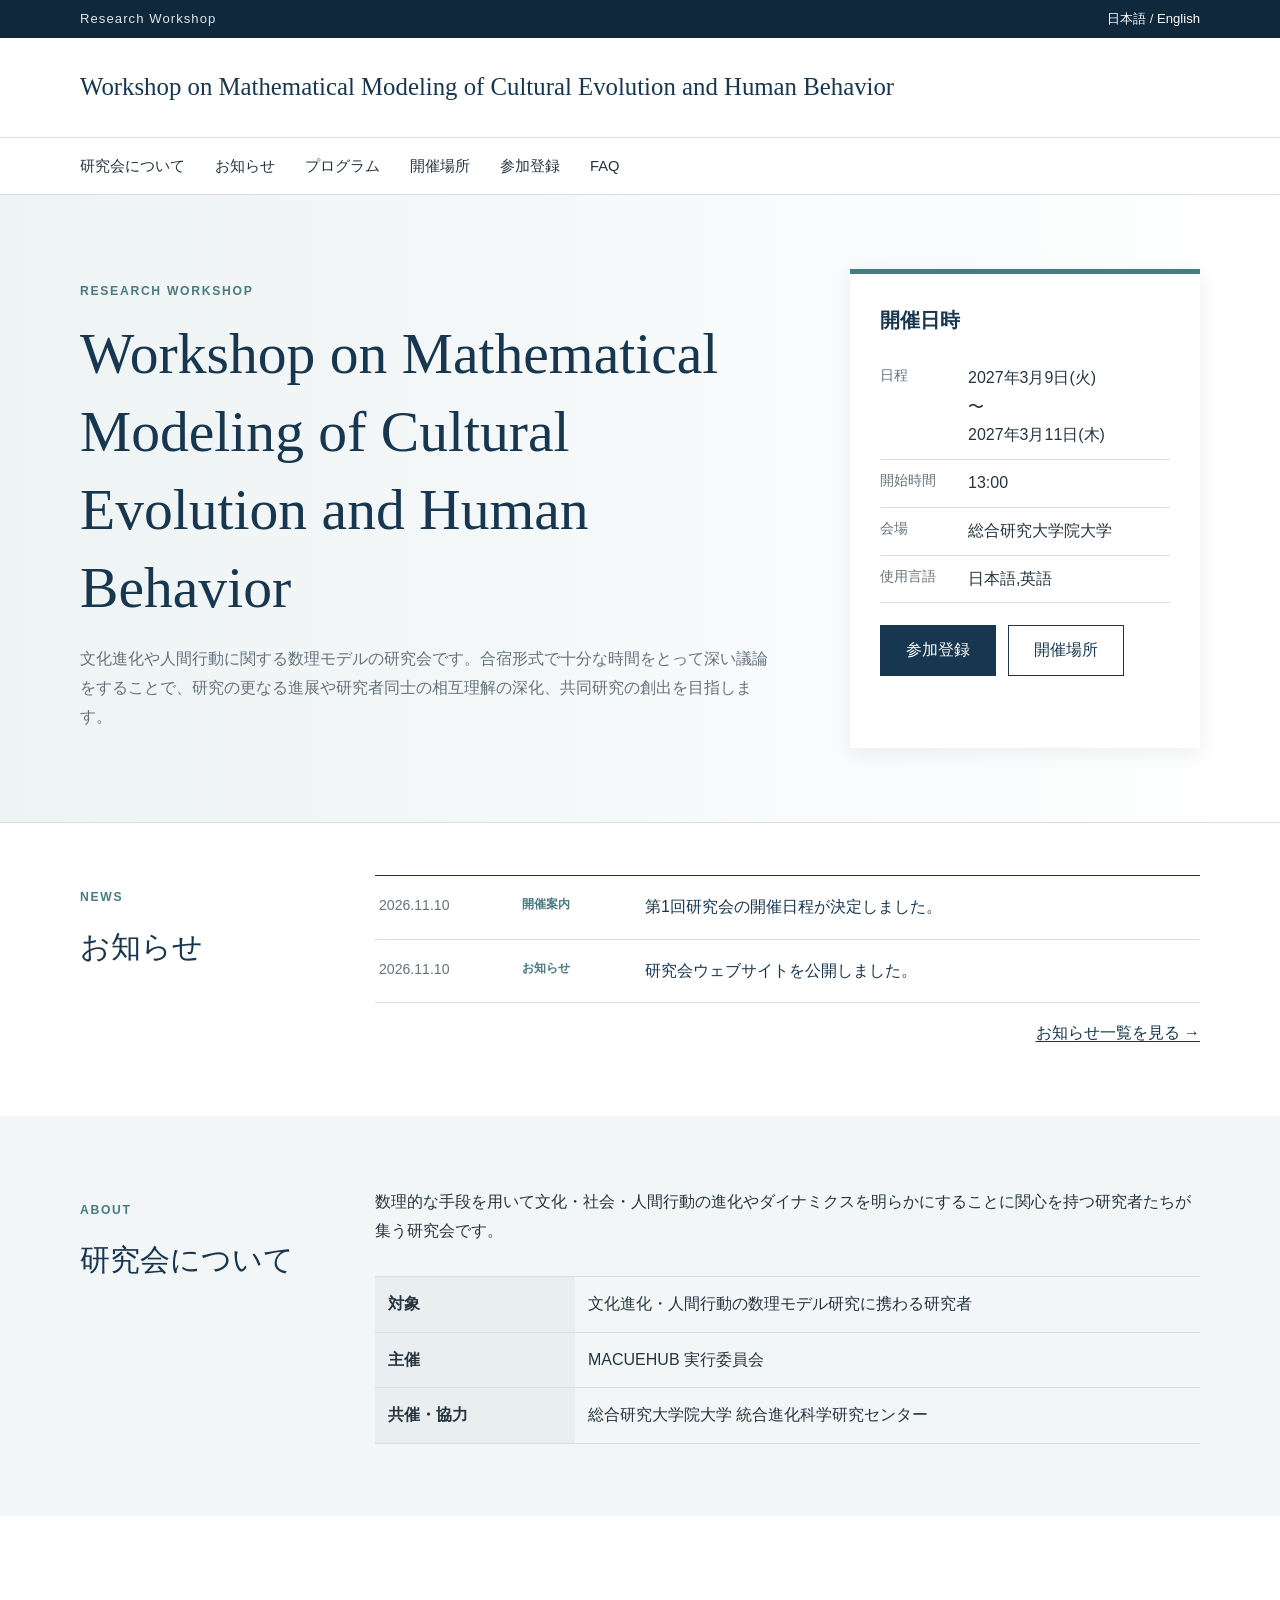
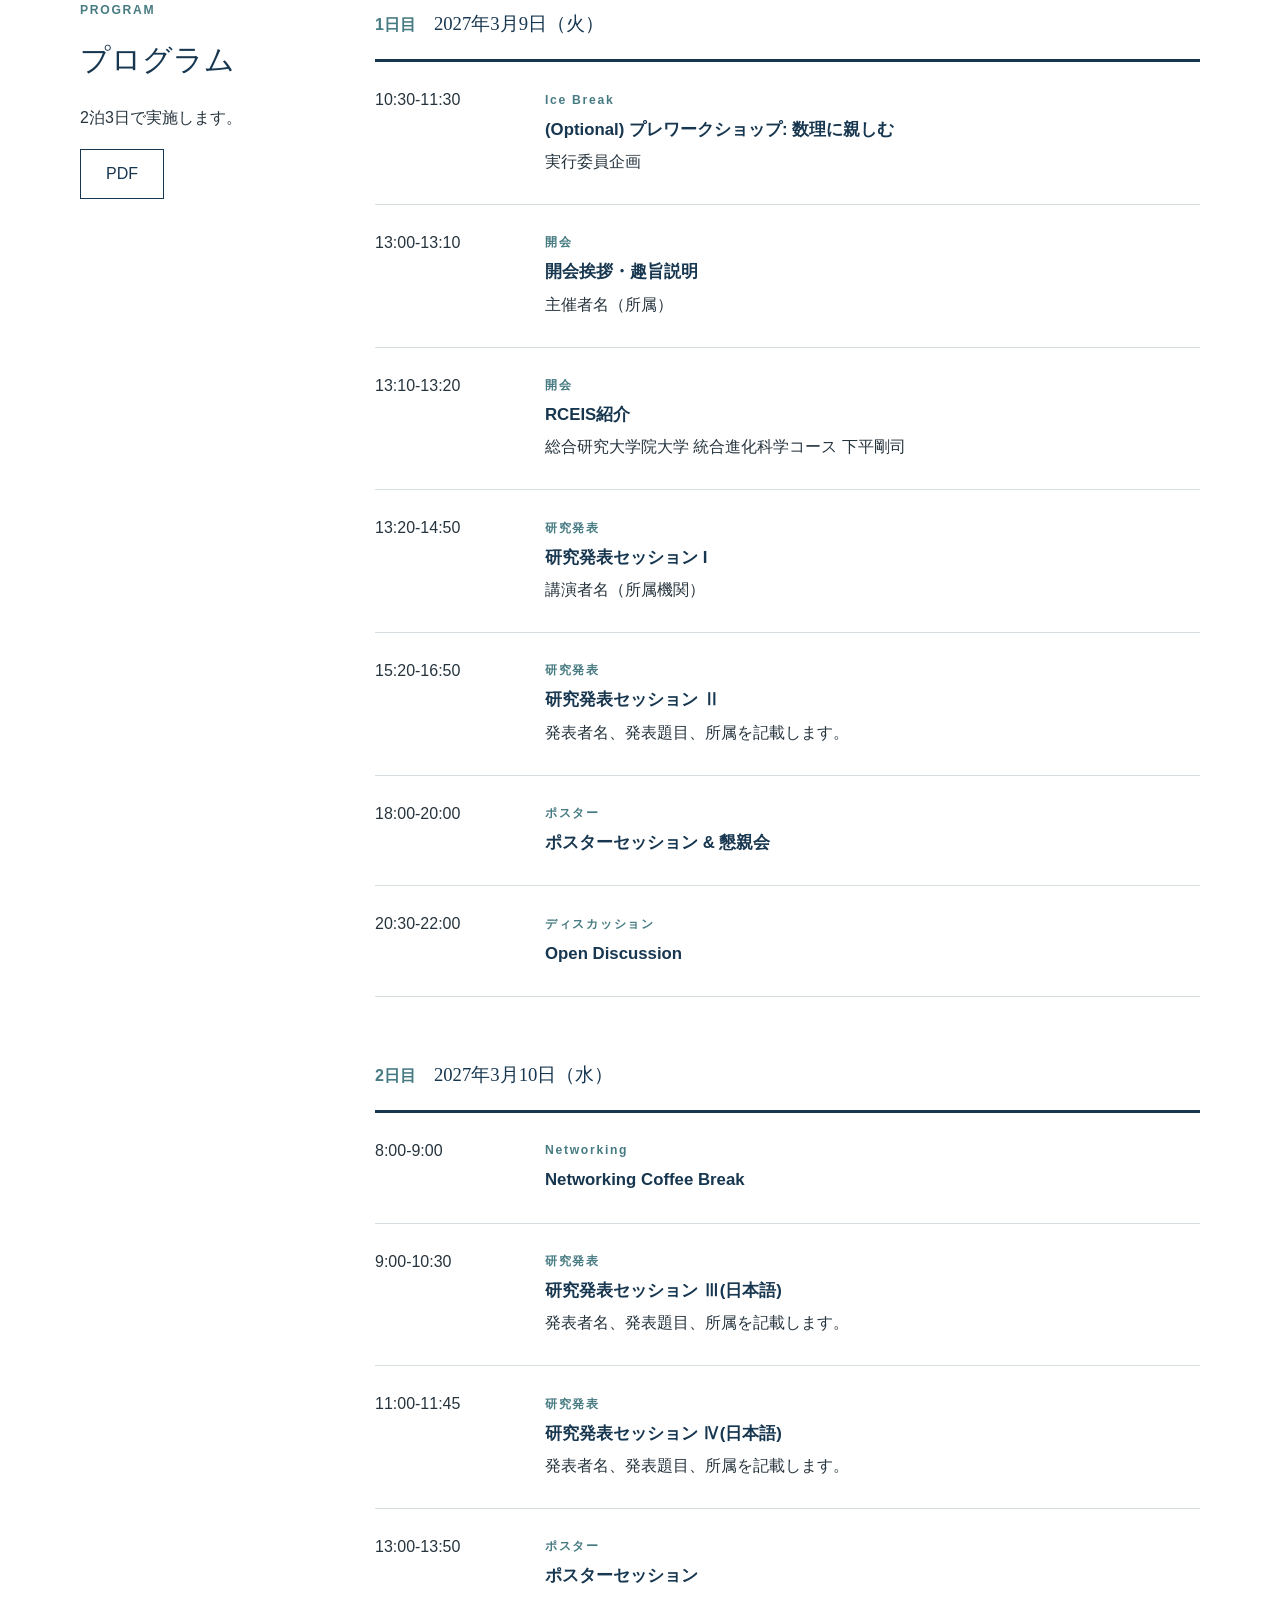
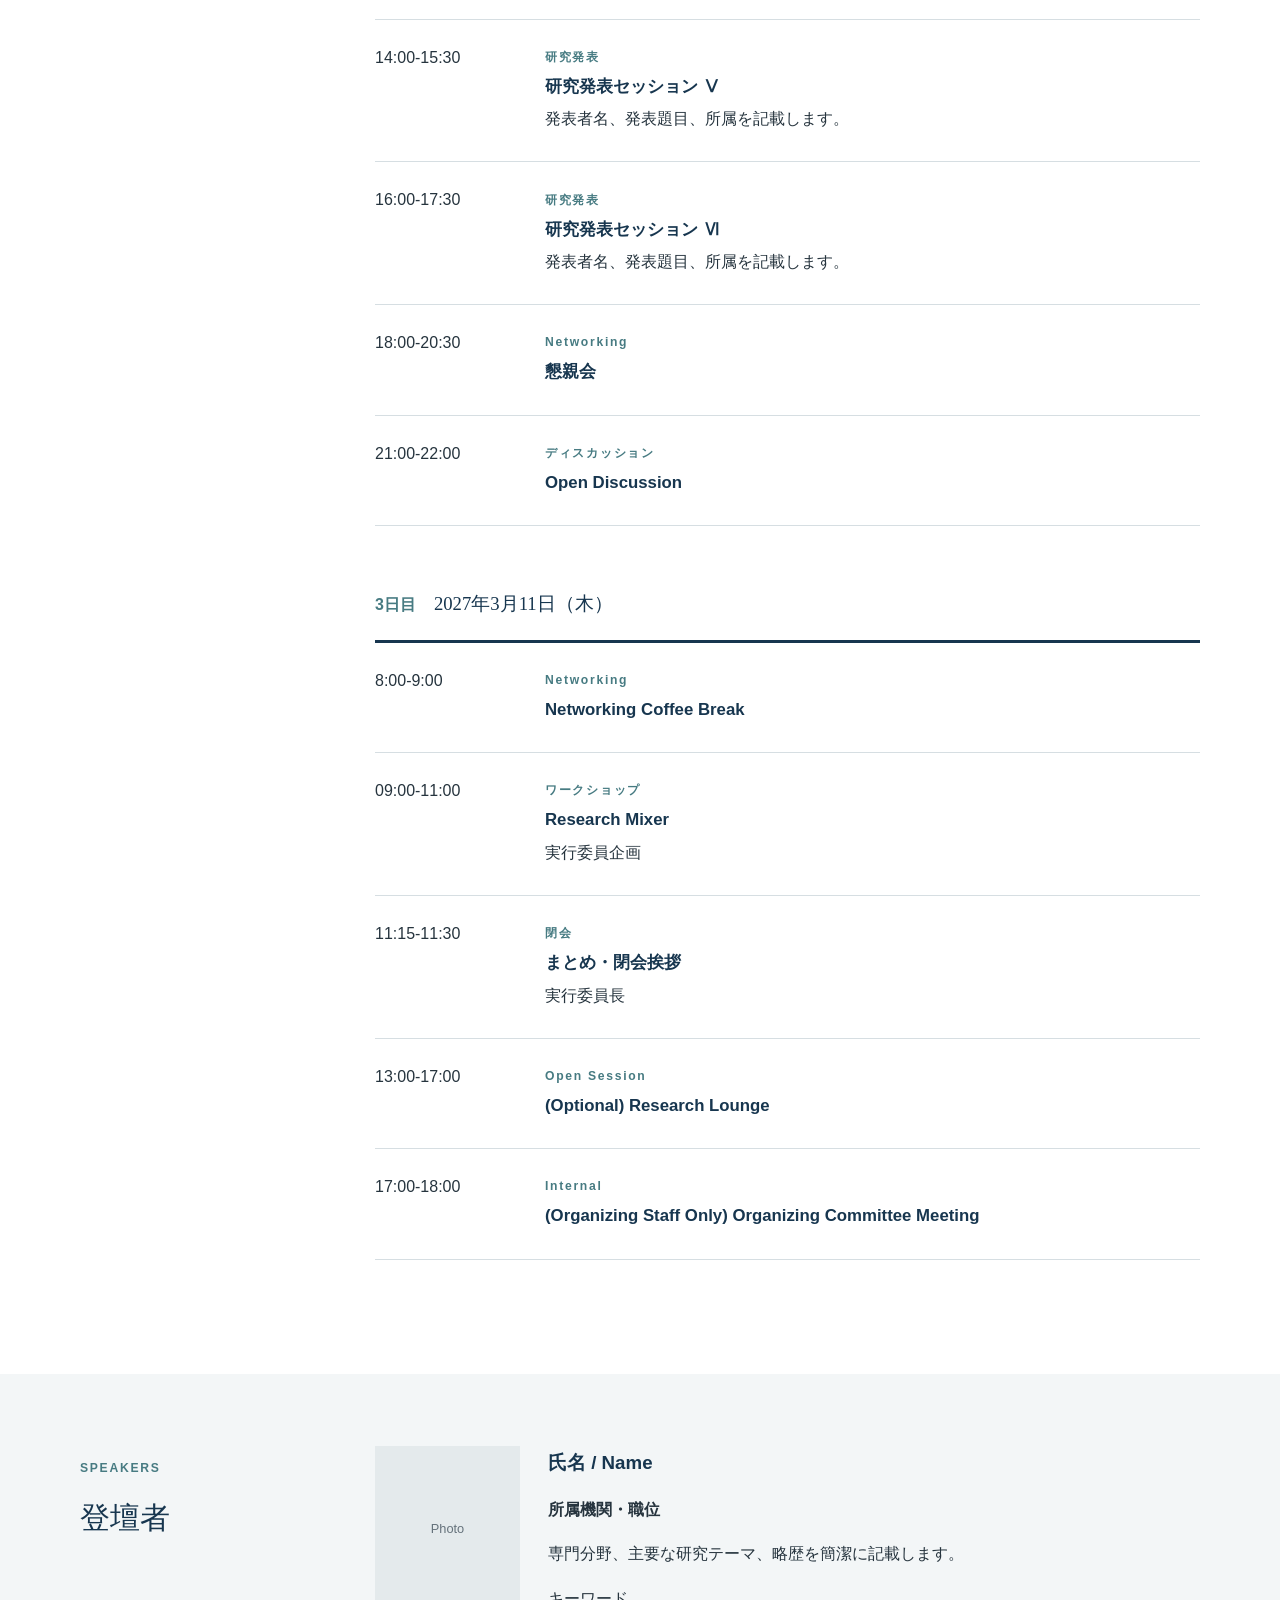
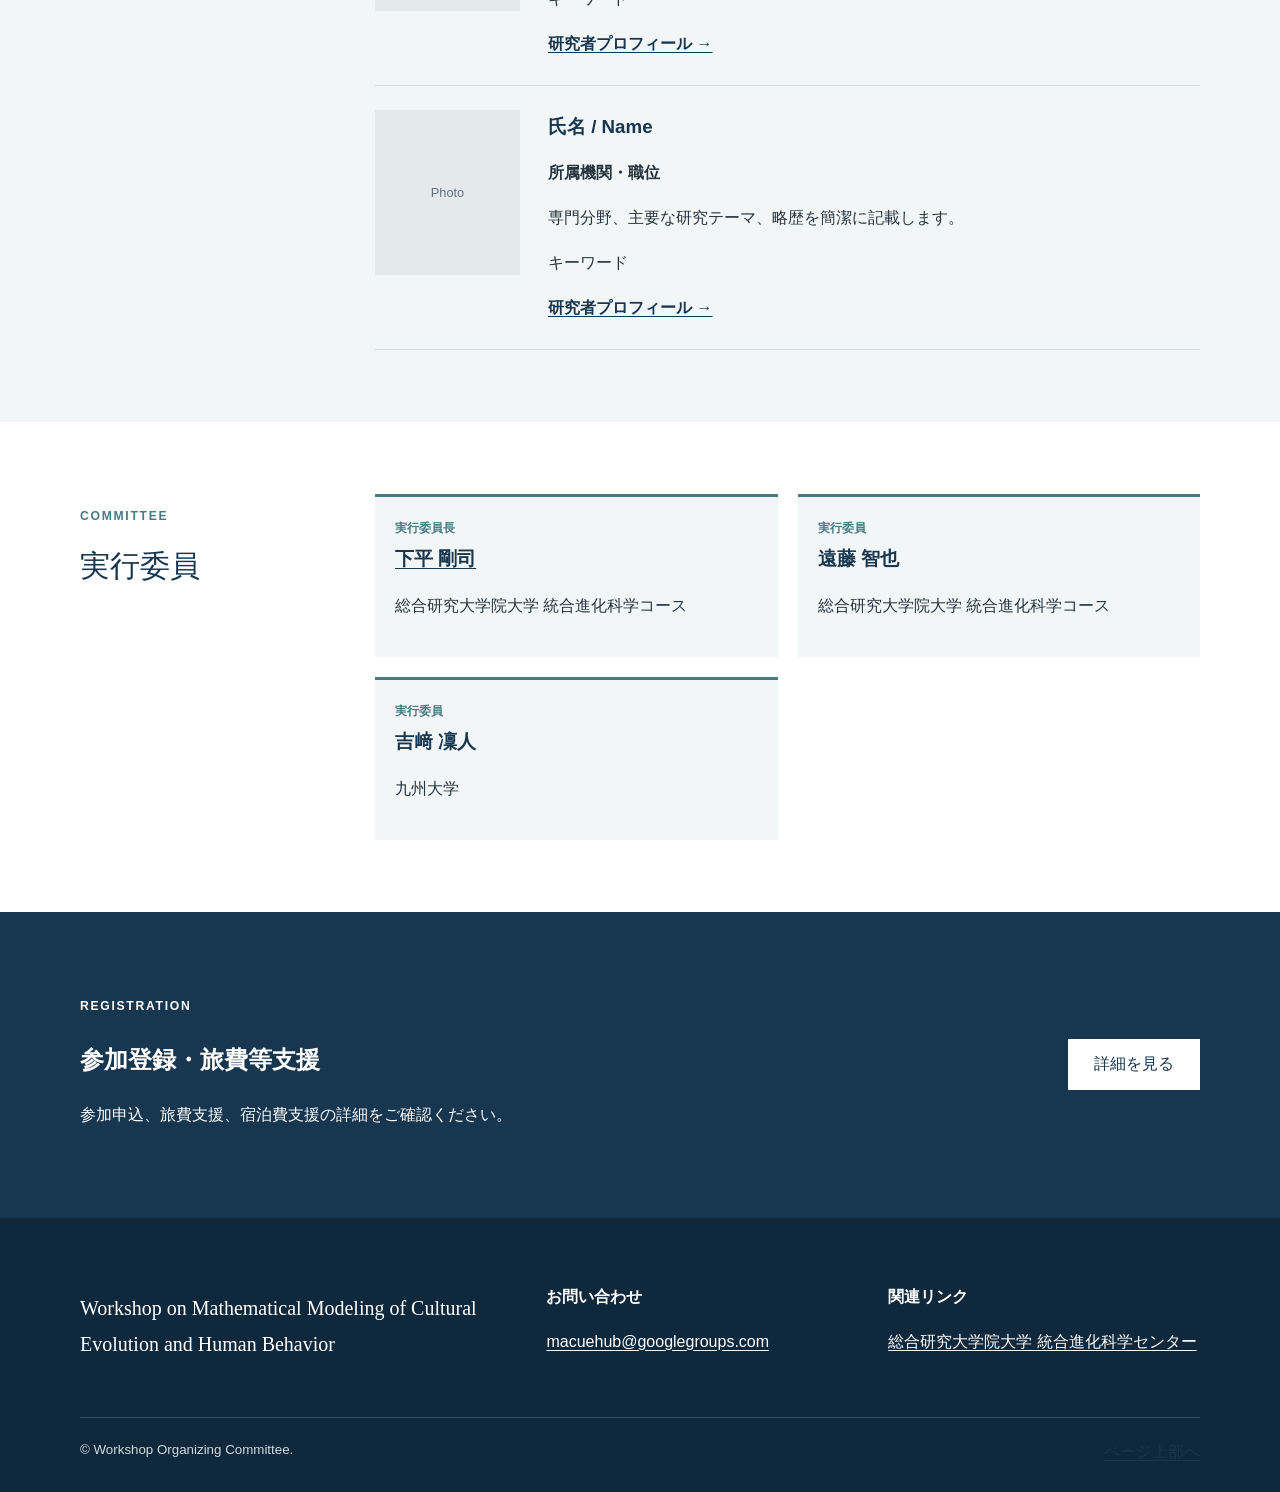
<file: index.html>
<!doctype html>
<html lang="ja" data-root=".">
    <head>
        <meta charset="utf-8">
        <meta name="viewport" content="width=device-width,initial-scale=1">
        <title>Workshop on MatheMatical Modeling of Cultural Evolution and Human Behavior</title>
        <link rel="stylesheet" href="styles.css">
    </head>
    <body id="top">
        <header class="site-header">
            <div class="utility-bar">
                <div class="container utility-inner"><p data-site-short></p><nav><a href="index.html">日本語</a> / <a href="en/index.html" lang="en">English</a></nav>
                </div>
            </div>
            <div class="container branding">
                <a class="site-title" href="index.html">
                    <span class="site-title-ja" data-site-title></span>
                    <!--
                    <span class="site-title-en" data-site-title-en></span>
                    -->
                </a>
            </div>
            <nav class="main-nav">
                <div class="container nav-inner">
                    <a href="index.html#about">研究会について</a>
                    <a href="news.html">お知らせ</a>
                    <a href="index.html#program">プログラム</a>
                    <a href="location.html">開催場所</a>
                    <a href="registration.html">参加登録</a>
                    <a href="question.html">FAQ</a>
                    <!--
                    <a href="archive.html">開催記録</a>
                    -->
                    <!--
                    <a href="index.html#committee">実行委員</a>
                    -->
                </div>
            </nav>
        </header>
        <main>
            <section class="hero">
                <div class="container hero-inner">
                    <div><p class="label" data-event-label></p>
                        <h1 data-event-title></h1>
                        <p class="hero-lead" data-event-lead></p>
                    </div>
                        <aside class="event-summary">
                        <h2>開催日時</h2>
                        <dl>
                            <div>
                                <dt>日程</dt><dd data-event-date></dd>
                            </div>
                            <div>
                                <dt>開始時間</dt><dd data-event-time></dd>
                            </div>
                            <div>
                                <dt>会場</dt><dd data-event-venue></dd>
                            </div>
                            <div>
                                <dt>使用言語</dt><dd data-event-language></dd>
                            </div>
                        </dl>
                        <div class="button-row">
                            <a class="button" href="registration.html">参加登録</a><a class="button button-secondary" href="location.html">開催場所</a>
                        </div>
                        </aside>
                </div>
            </section>
            <section class="section section-compact">
                <div class="container section-grid">
                    <header class="section-heading">
                        <p class="section-label">NEWS</p>
                        <h2>お知らせ</h2>
                    </header>
                    <div>
                        <div class="news-list" data-news-list data-limit="3" data-loading>読み込み中...</div>
                        <p class="section-more"><a href="news.html">お知らせ一覧を見る →</a></p>
                    </div>
                </div>
            </section>
            <section id="about" class="section section-alt">
                <div class="container section-grid">
                    <header class="section-heading">
                        <p class="section-label">ABOUT</p>
                        <h2>研究会について</h2>
                    </header>
                    <div class="prose"><p data-site-description></p>
                        <div class="info-table">
                            <div class="info-row">
                                <div class="info-key">対象</div>
                                <div data-audience></div>
                            </div>
                            <div class="info-row">
                                <div class="info-key">主催</div>
                                <div data-organizer></div>
                            </div>
                            <div class="info-row">
                                <div class="info-key">共催・協力</div>
                                <div data-coorganizer></div>
                            </div>
                        </div>
                    </div>
                </div>
            </section>
            <section id="program" class="section">
                <div class="container section-grid">
                    <header class="section-heading">
                        <p class="section-label">PROGRAM</p>
                        <h2>プログラム</h2><p>2泊3日で実施します。</p>
                        <div data-program-pdf></div>
                    </header>
                    <div data-program-list data-loading>読み込み中...</div>
                </div>
            </section>
            <section id="speakers" class="section section-alt">
                <div class="container section-grid">
                    <header class="section-heading">
                        <p class="section-label">SPEAKERS</p>
                        <h2>登壇者</h2></header>
                        <div class="speaker-list" data-speakers-list></div>
                    </div>
            </section>
            <section id="committee" class="section">
                <div class="container section-grid">
                    <header class="section-heading">
                        <p class="section-label">COMMITTEE</p>
                        <h2>実行委員</h2></header>
                        <div class="committee-grid" data-committee-list></div>
                    </div>
            </section>
            <section class="section registration">
                <div class="container registration-inner">
                    <div>
                        <p class="section-label">REGISTRATION</p>
                        <h2>参加登録・旅費等支援</h2>
                        <p>参加申込、旅費支援、宿泊費支援の詳細をご確認ください。</p>
                    </div>
                    <a class="button" href="registration.html">詳細を見る</a>
                </div>
            </section>
        </main>
        <footer class="site-footer">
            <div class="container footer-grid">
                <div>
                    <p class="footer-title" data-site-title></p>
                    <!--
                    <p data-site-title-en></p>
                    -->
                </div>
                <div>
                    <h2>お問い合わせ</h2>
                    <p><a data-email></a></p>
                </div>
                <div>
                    <h2>関連リンク</h2>
                    <!--
                    <p><a data-github target="_blank" rel="noopener">GitHub</a></p>
                    -->
                    <p><a href="https://rcies.soken.ac.jp/" target="_blank" rel="noopener">総合研究大学院大学 統合進化科学センター</a></p>
                </div>
                
            </div>
            <div class="container footer-bottom">
                <small>© <span data-copyright-year></span> Workshop Organizing Committee.</small>
                <a href="#top">ページ上部へ</a>
            </div>
        </footer>
        <script src="app.js"></script>
    </body>
</html>
</file>
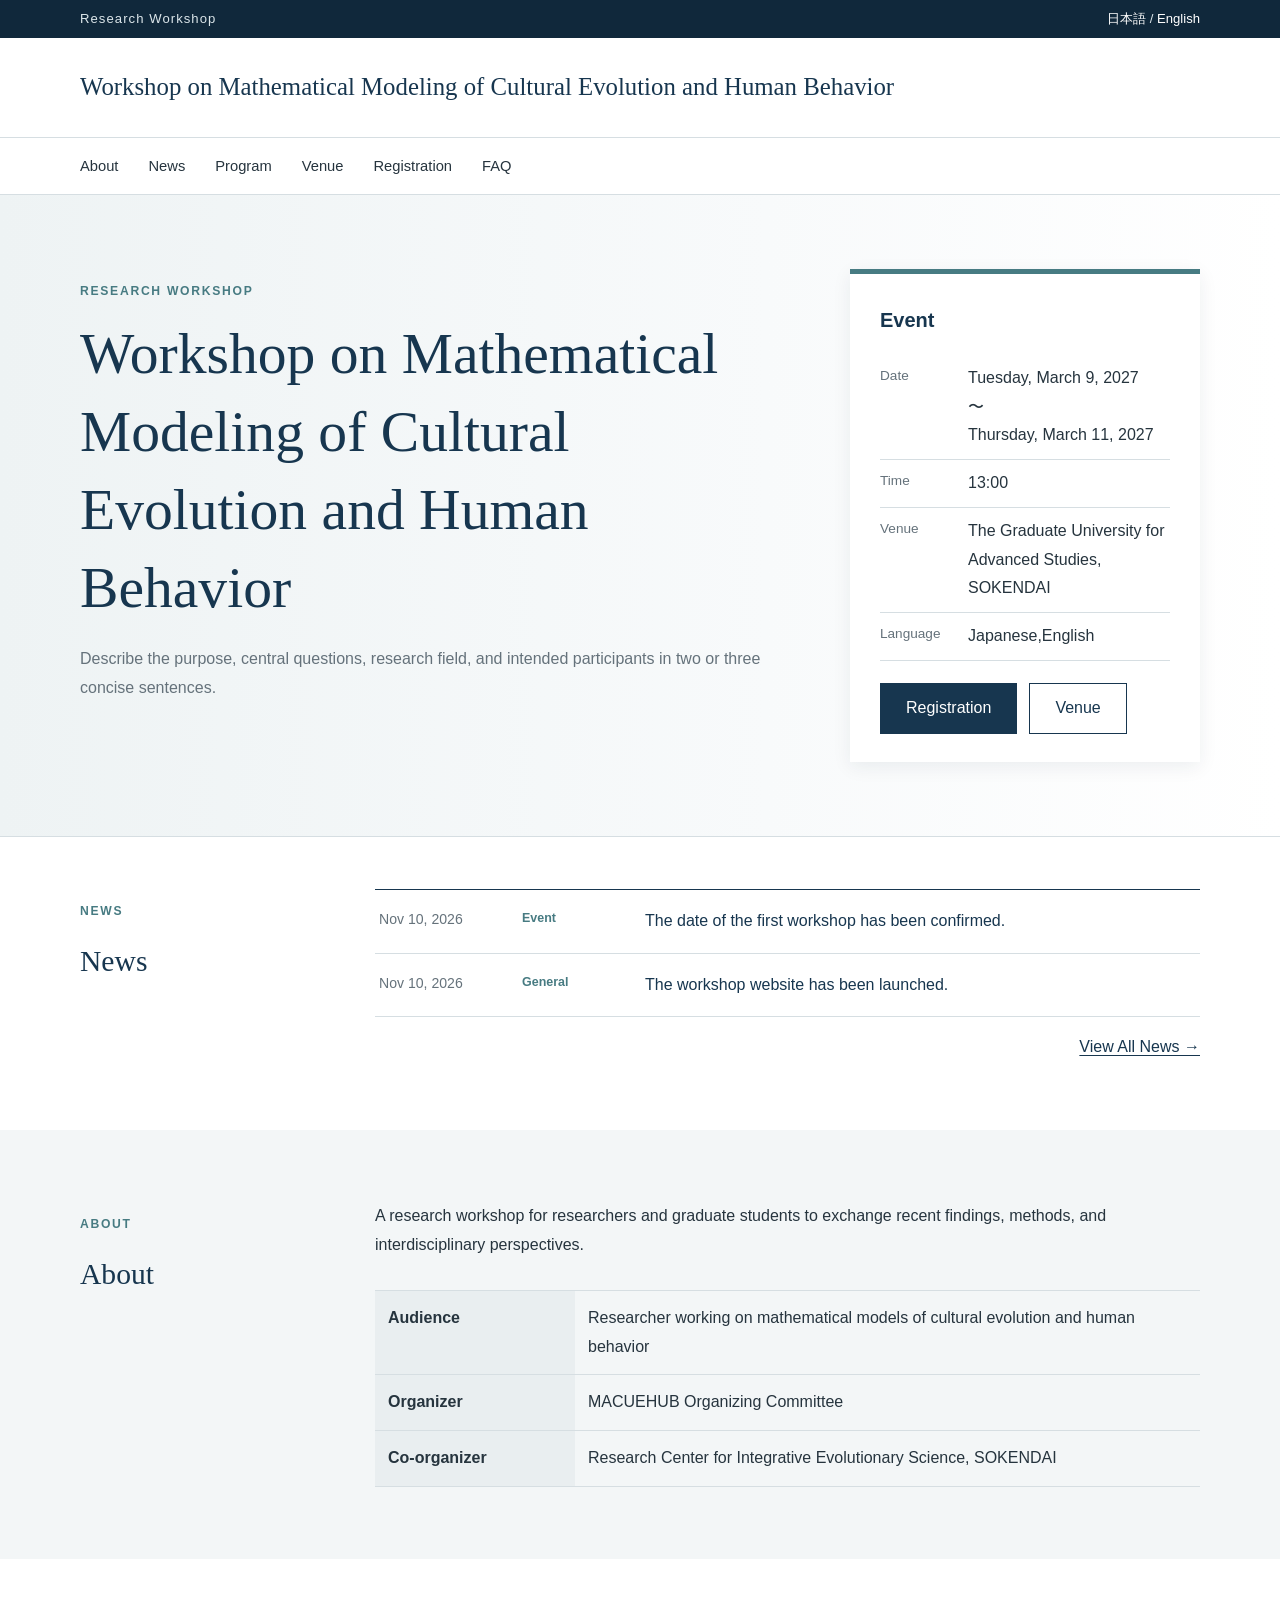
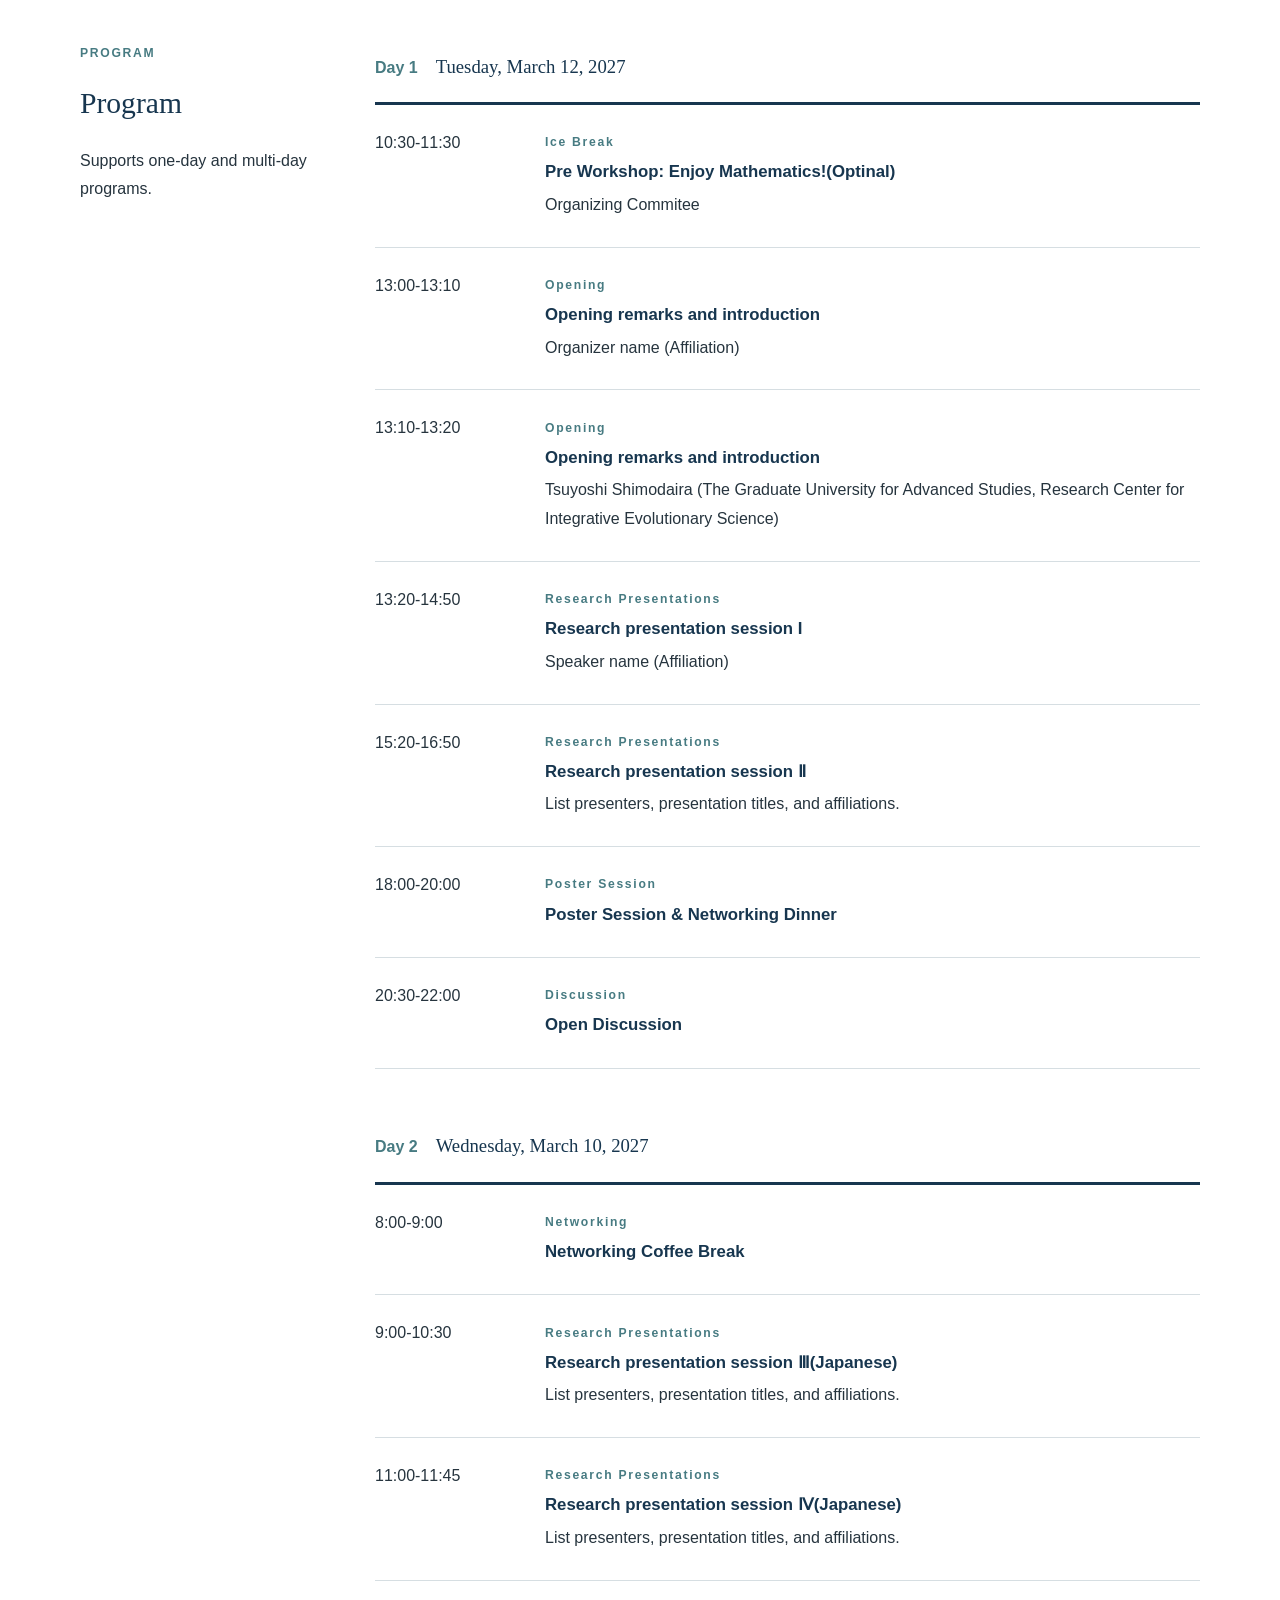
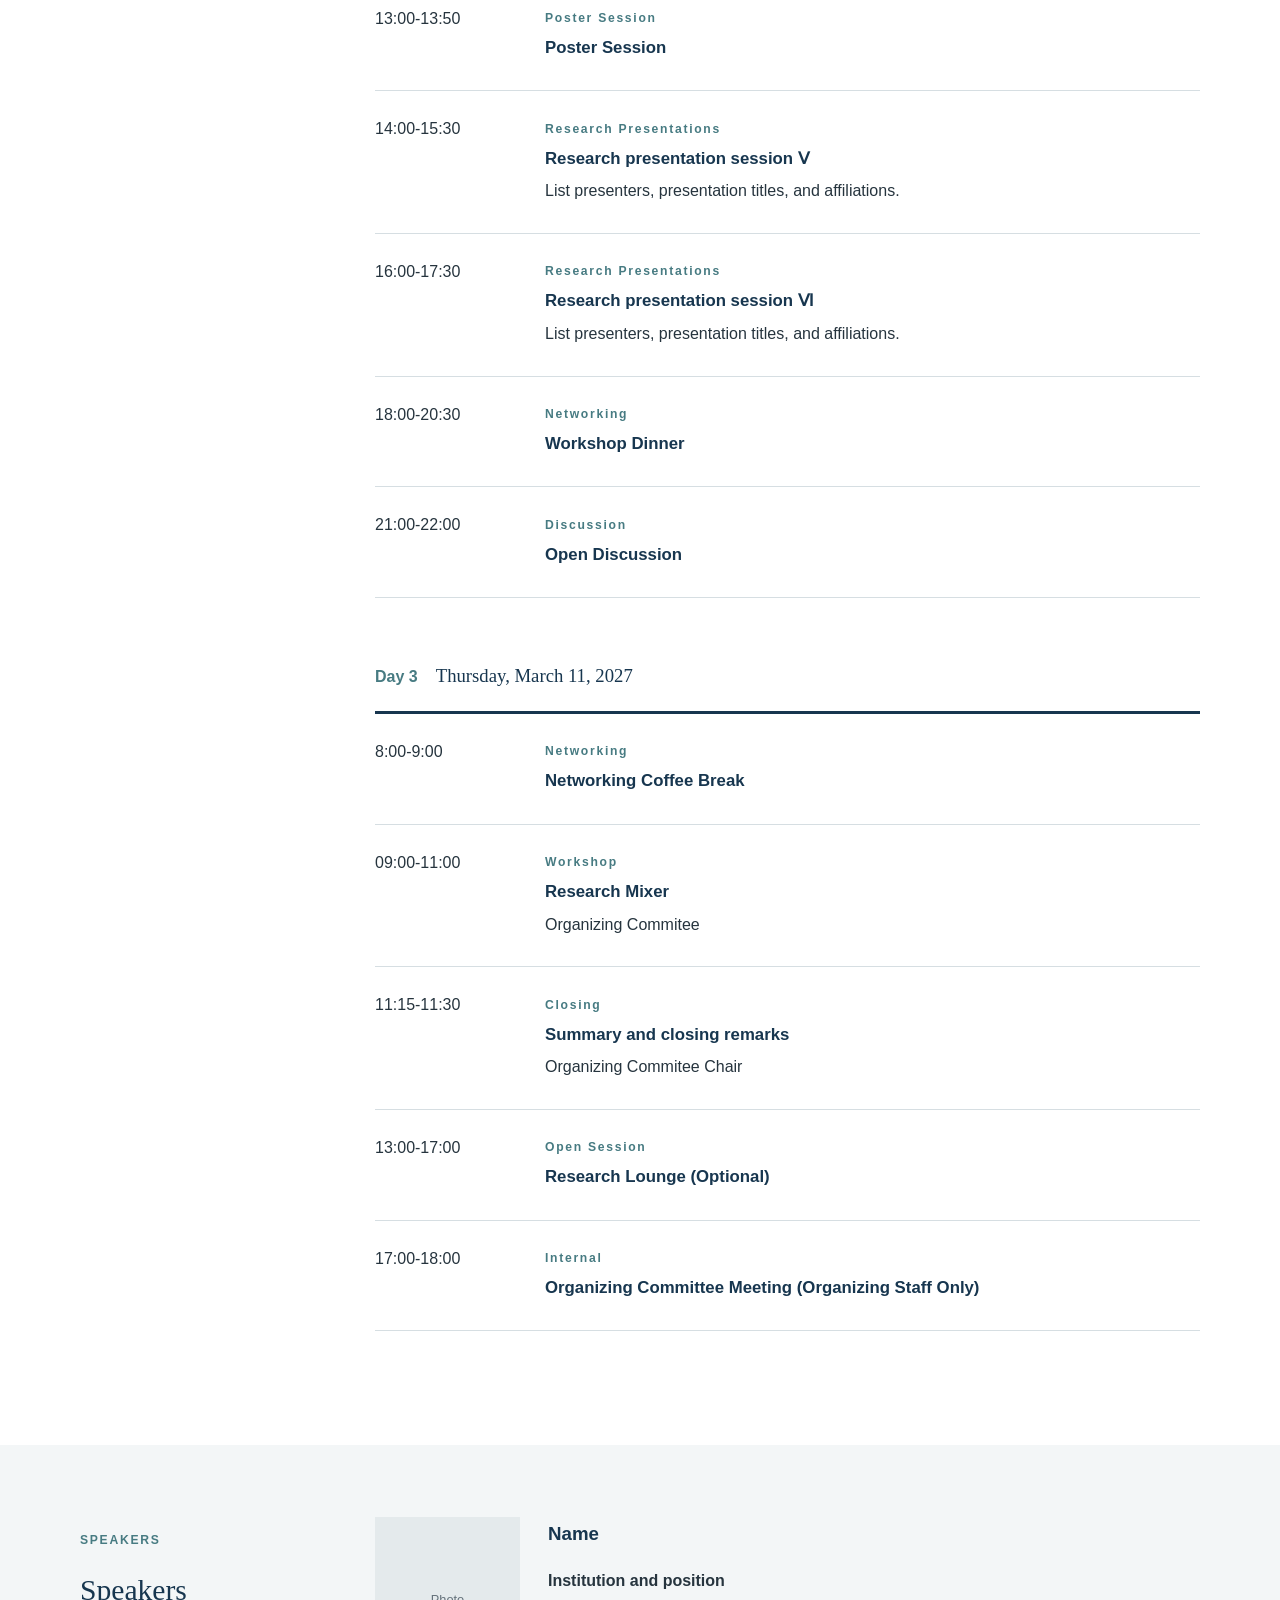
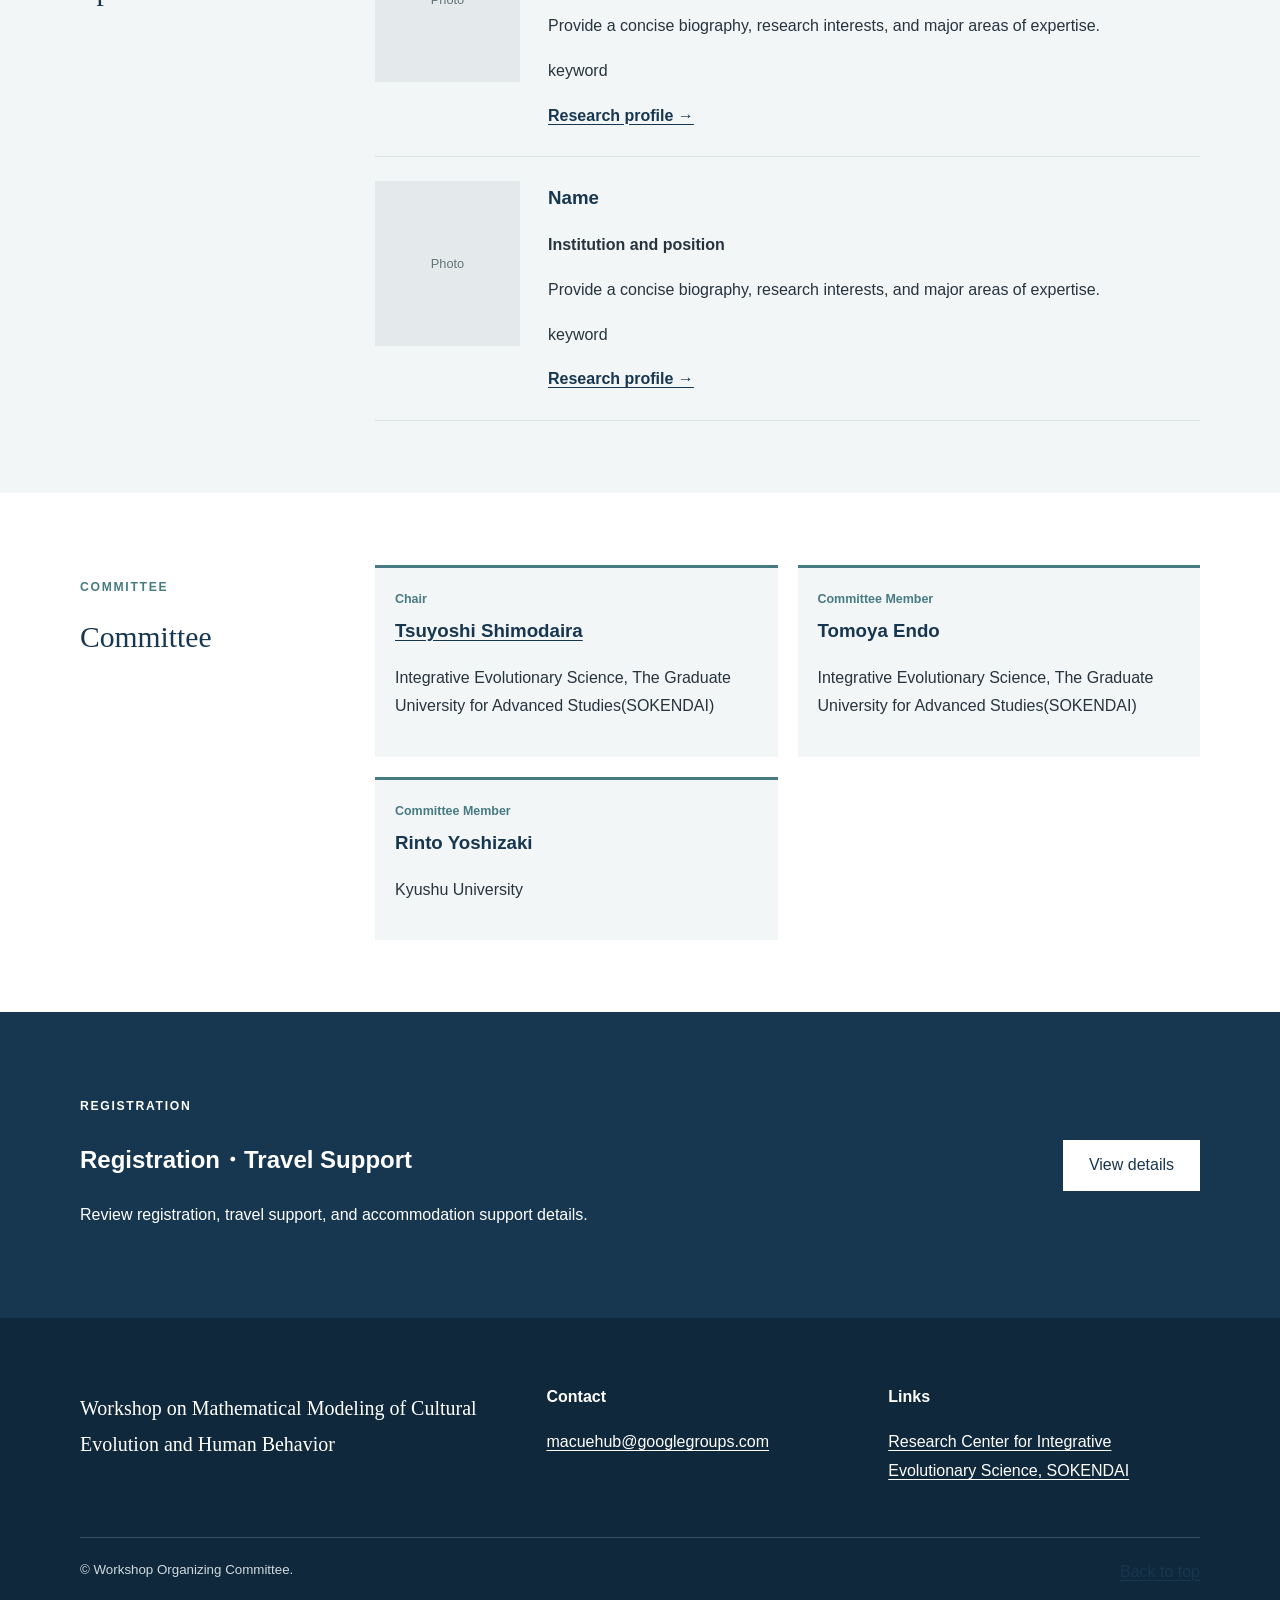
<file: en/index.html>
<!doctype html>
<html lang="en" data-root="..">
    <head>
        <meta charset="utf-8">
        <meta name="viewport" content="width=device-width,initial-scale=1">
        <title>Research Workshop</title>
        <link rel="stylesheet" href="../styles.css">
    </head>
    <body id="top">
        <header class="site-header">
            <div class="utility-bar">
                <div class="container utility-inner">
                    <p data-site-short></p>
                    <nav>
                        <a href="../index.html">日本語</a> / <a href="index.html">English</a>
                    </nav>
                </div>
            </div>
            <div class="container branding">
                <a class="site-title" href="index.html">
                    <span class="site-title-ja" data-site-title></span>
                    <!--
                    <span class="site-title-en" data-site-title-en></span>
                    -->
                </a>
            </div>
            <nav class="main-nav">
                <div class="container nav-inner">
                    <a href="index.html#about">About</a>
                    <a href="news.html">News</a>
                    <a href="index.html#program">Program</a>
                    <a href="location.html">Venue</a>
                    <a href="registration.html">Registration</a>
                    <a href="question.html">FAQ</a>
                    <!--
                    <a href="archive.html">Archive</a>
                    -->
                    <!--
                    <a href="index.html#committee">Committee</a>
                    -->
                </div>
            </nav>
        </header>
        <main>
            <section class="hero">
                <div class="container hero-inner">
                    <div>
                        <p class="label" data-event-label></p>
                        <h1 data-event-title></h1>
                        <p class="hero-lead" data-event-lead></p>
                    </div>
                    <aside class="event-summary">
                        <h2>Event</h2>
                        <dl>
                            <div>
                                <dt>Date</dt>
                                <dd data-event-date></dd>
                            </div>
                            <div>
                                <dt>Time</dt>
                                <dd data-event-time></dd>
                            </div>
                            <div>
                                <dt>Venue</dt>
                                <dd data-event-venue></dd>
                            </div>
                            <div>
                                <dt>Language</dt>
                                <dd data-event-language></dd>
                            </div>
                        </dl>
                        <div class="button-row">
                            <a class="button" href="registration.html">Registration</a>
                            <a class="button button-secondary" href="location.html">Venue</a>
                        </div>
                    </aside>
                </div>
            </section>
            <section class="section section-compact">
                <div class="container section-grid">
                    <header class="section-heading">
                        <p class="section-label">NEWS</p>
                        <h2>News</h2>
                    </header>
                    <div>
                        <div class="news-list" data-news-list data-limit="3" data-loading>Loading...</div>
                        <p class="section-more">
                            <a href="news.html">View All News →</a>
                        </p>
                    </div>
                </div>
            </section>
            <section id="about" class="section section-alt">
                <div class="container section-grid">
                    <header class="section-heading">
                        <p class="section-label">ABOUT</p>
                        <h2>About</h2>
                    </header>
                    <div class="prose">
                        <p data-site-description></p>
                        <div class="info-table">
                            <div class="info-row">
                                <div class="info-key">Audience</div>
                                <div data-audience></div>
                            </div>
                            <div class="info-row">
                                <div class="info-key">Organizer</div>
                                <div data-organizer></div>
                            </div>
                            <div class="info-row">
                                <div class="info-key">Co-organizer</div>
                                <div data-coorganizer></div>
                            </div>
                        </div>
                    </div>
                </div>
            </section>
            <section id="program" class="section">
                <div class="container section-grid">
                    <header class="section-heading">
                        <p class="section-label">PROGRAM</p>
                        <h2>Program</h2>
                        <p>Supports one-day and multi-day programs.</p>
                    </header>
                    <div data-program-list data-loading>Loading...</div>
                </div>
            </section>
            <section id="speakers" class="section section-alt">
                <div class="container section-grid">
                    <header class="section-heading">
                        <p class="section-label">SPEAKERS</p>
                        <h2>Speakers</h2>
                    </header>
                    <div class="speaker-list" data-speakers-list></div>
                </div>
            </section>
            <section id="committee" class="section">
                <div class="container section-grid">
                    <header class="section-heading">
                        <p class="section-label">COMMITTEE</p>
                        <h2>Committee</h2>
                    </header>
                    <div class="committee-grid" data-committee-list></div>
                </div>
            </section>
            <section class="section registration">
                <div class="container registration-inner">
                    <div>
                        <p class="section-label">REGISTRATION</p>
                        <h2>Registration・Travel Support</h2>
                        <p>Review registration, travel support, and accommodation support details.</p>
                    </div>
                    <a class="button" href="registration.html">View details</a>
                </div>
            </section>
        </main>
        <footer class="site-footer">
            <div class="container footer-grid">
                <div>
                    <p class="footer-title" data-site-title></p>
                    <!--
                    <p data-site-title-en></p>
                    -->
                </div>
                <div>
                    <h2>Contact</h2>
                    <p><a data-email></a></p>
                </div>
                <div> 
                    <h2>Links</h2>
                    <!--
                    <p><a data-github target="_blank" rel="noopener">GitHub</a></p>
                    -->
                    <p><a href="https://rcies.soken.ac.jp/index_en.html" target="_blank" rel="noopener">Research Center for Integrative Evolutionary Science, SOKENDAI</a></p>
                </div>
                
            </div>
            <div class="container footer-bottom">
                <small>© <span data-copyright-year></span> Workshop Organizing Committee.</small>
                <a href="#top">Back to top</a>
            </div>
        </footer>
        <script src="../app.js"></script>
    </body>
</html>
</file>
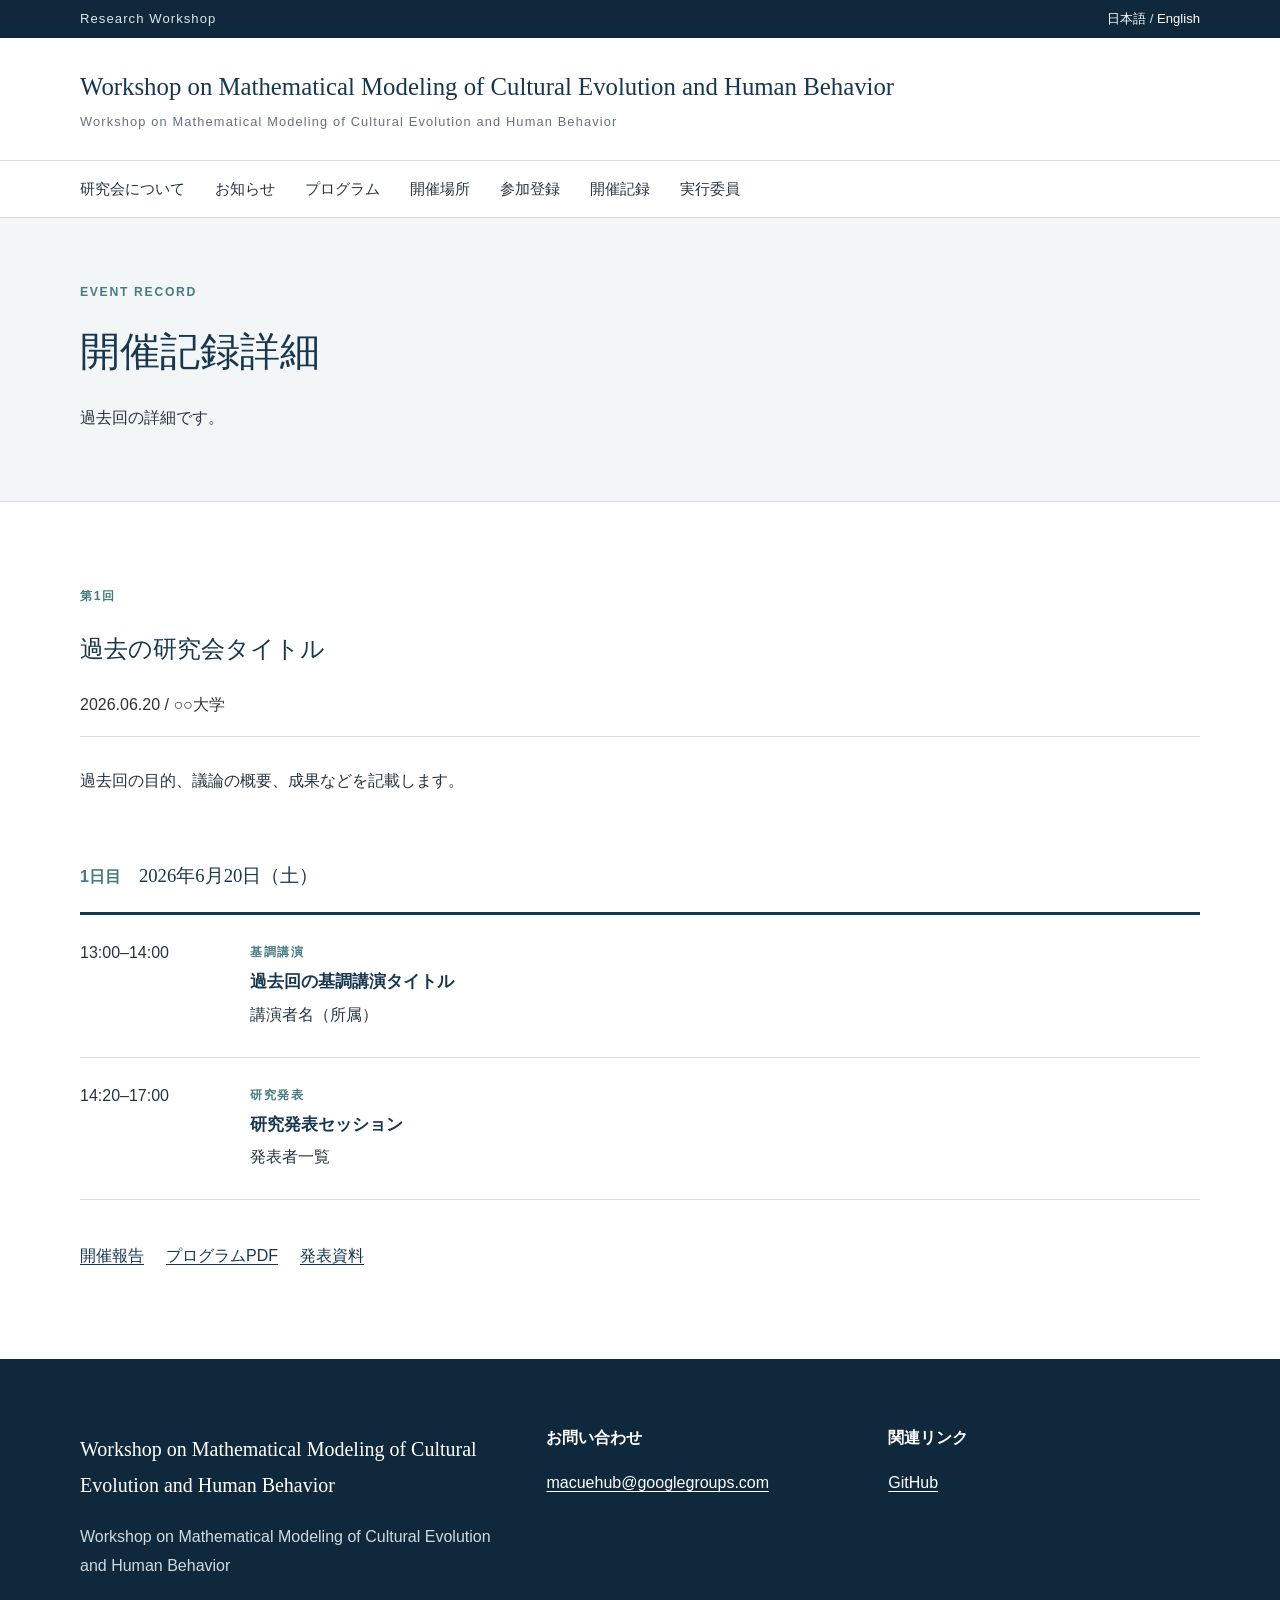
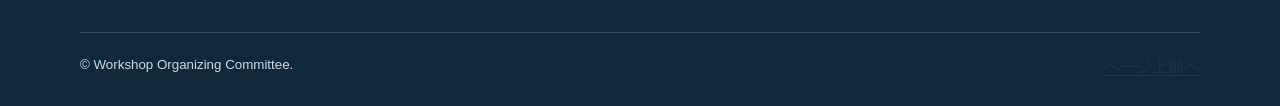
<file: archive-detail.html>
<!doctype html><html lang="ja" data-root="."><head><meta charset="utf-8"><meta name="viewport" content="width=device-width,initial-scale=1"><title>開催記録詳細 | 研究会</title><link rel="stylesheet" href="styles.css"></head><body id="top"><header class="site-header"><div class="utility-bar"><div class="container utility-inner"><p data-site-short></p><nav><a href="archive-detail.html">日本語</a> / <a href="en/archive-detail.html">English</a></nav></div></div><div class="container branding"><a class="site-title" href="index.html"><span class="site-title-ja" data-site-title></span><span class="site-title-en" data-site-title-en></span></a></div><nav class="main-nav"><div class="container nav-inner"><a href="index.html#about">研究会について</a><a href="news.html">お知らせ</a><a href="index.html#program">プログラム</a><a href="location.html">開催場所</a><a href="registration.html">参加登録</a><a href="archive.html">開催記録</a><a href="index.html#committee">実行委員</a></div></nav></header><main><section class="page-header"><div class="container"><p class="section-label">EVENT RECORD</p><h1>開催記録詳細</h1><p>過去回の詳細です。</p></div></section><section class="section"><div class="container record-detail" data-archive-detail data-loading>読み込み中...</div></section></main><footer class="site-footer"><div class="container footer-grid"><div><p class="footer-title" data-site-title></p><p data-site-title-en></p></div><div><h2>お問い合わせ</h2><p><a data-email></a></p></div><div><h2>関連リンク</h2><p><a data-github target="_blank" rel="noopener">GitHub</a></p></div></div><div class="container footer-bottom"><small>© <span data-copyright-year></span> Workshop Organizing Committee.</small><a href="#top">ページ上部へ</a></div></footer><script src="app.js"></script></body></html>
</file>
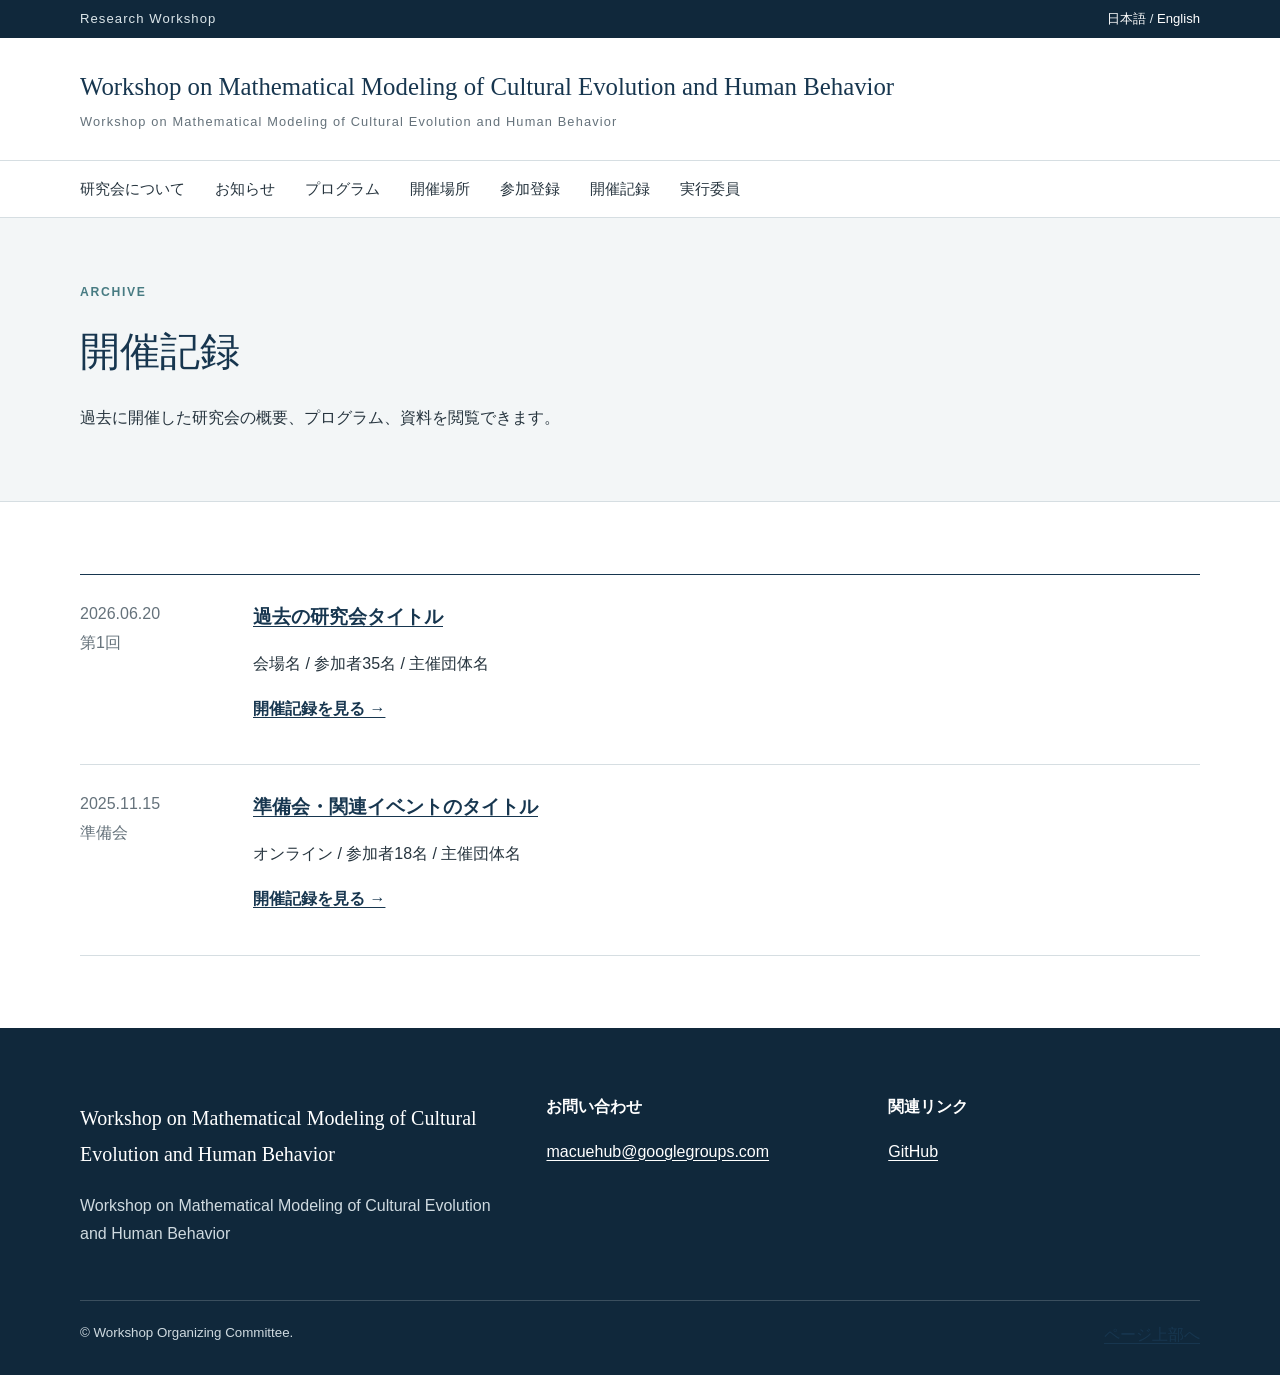
<file: archive.html>
<!doctype html><html lang="ja" data-root="."><head><meta charset="utf-8"><meta name="viewport" content="width=device-width,initial-scale=1"><title>開催記録 | 研究会</title><link rel="stylesheet" href="styles.css"></head><body id="top"><header class="site-header"><div class="utility-bar"><div class="container utility-inner"><p data-site-short></p><nav><a href="archive.html">日本語</a> / <a href="en/archive.html">English</a></nav></div></div><div class="container branding"><a class="site-title" href="index.html"><span class="site-title-ja" data-site-title></span><span class="site-title-en" data-site-title-en></span></a></div><nav class="main-nav"><div class="container nav-inner"><a href="index.html#about">研究会について</a><a href="news.html">お知らせ</a><a href="index.html#program">プログラム</a><a href="location.html">開催場所</a><a href="registration.html">参加登録</a><a href="archive.html">開催記録</a><a href="index.html#committee">実行委員</a></div></nav></header><main><section class="page-header"><div class="container"><p class="section-label">ARCHIVE</p><h1>開催記録</h1><p>過去に開催した研究会の概要、プログラム、資料を閲覧できます。</p></div></section><section class="section"><div class="container archive-list" data-archive-list data-loading>読み込み中...</div></section></main><footer class="site-footer"><div class="container footer-grid"><div><p class="footer-title" data-site-title></p><p data-site-title-en></p></div><div><h2>お問い合わせ</h2><p><a data-email></a></p></div><div><h2>関連リンク</h2><p><a data-github target="_blank" rel="noopener">GitHub</a></p></div></div><div class="container footer-bottom"><small>© <span data-copyright-year></span> Workshop Organizing Committee.</small><a href="#top">ページ上部へ</a></div></footer><script src="app.js"></script></body></html>
</file>
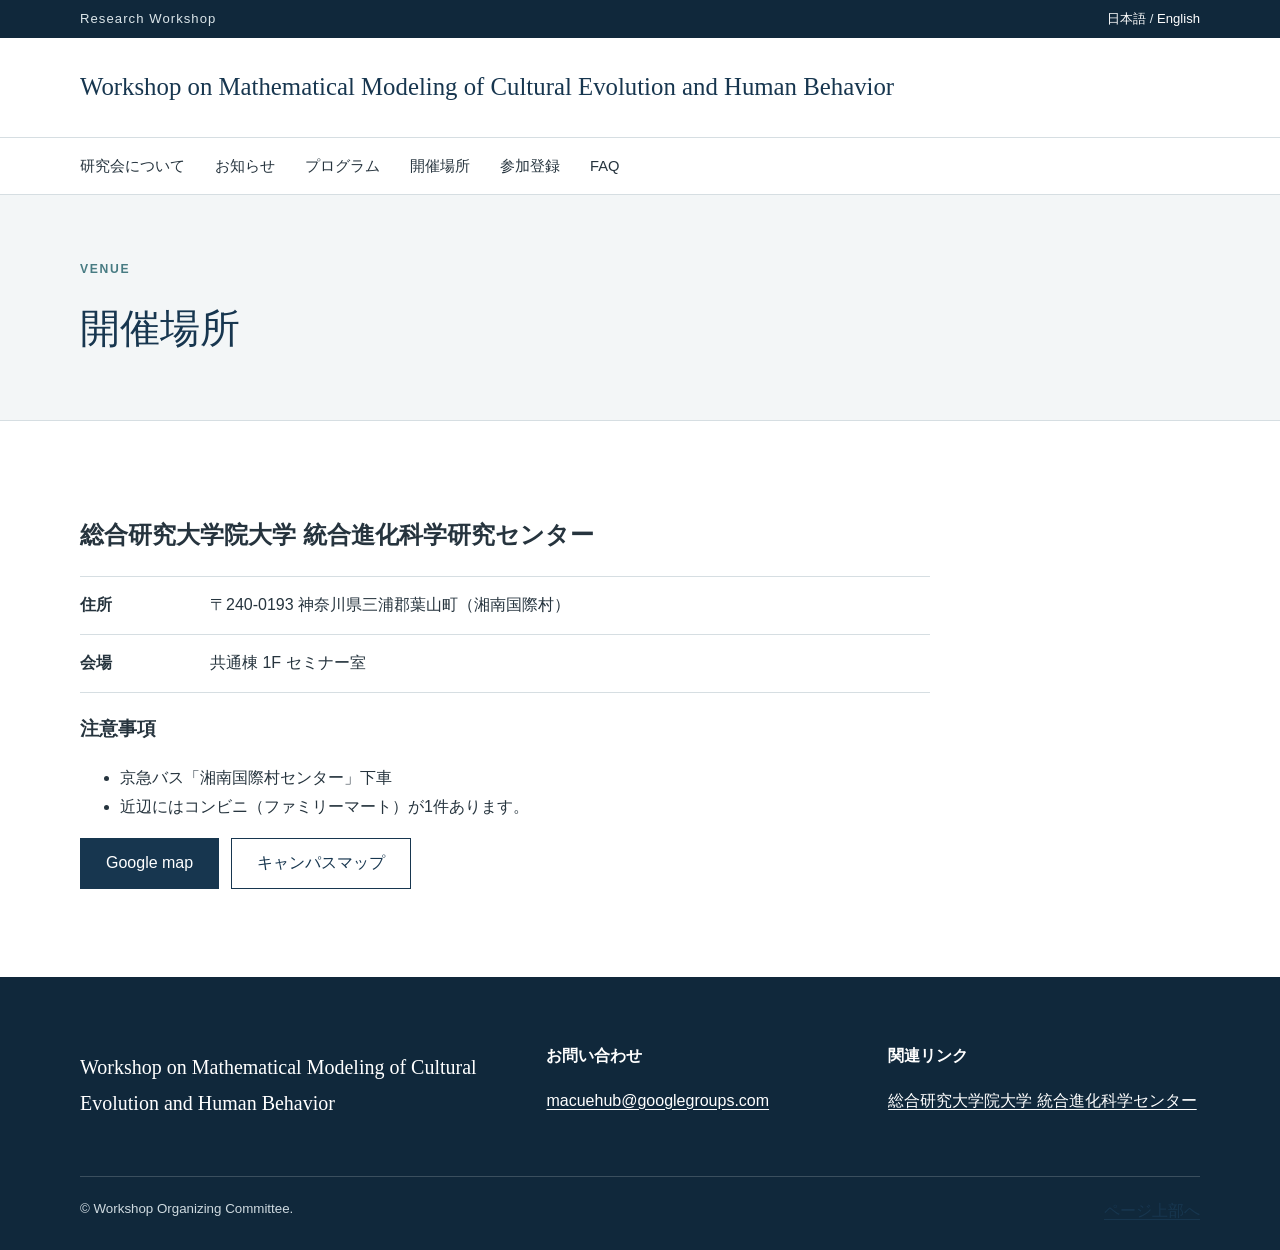
<file: location.html>
<!doctype html>
<html lang="ja" data-root=".">
    <head>
        <meta charset="utf-8">
        <meta name="viewport" content="width=device-width,initial-scale=1">
        <title>開催場所 | 研究会</title><link rel="stylesheet" href="styles.css">
    </head>
    <body id="top">
        <header class="site-header">
            <div class="utility-bar">
                <div class="container utility-inner">
                    <p data-site-short></p>
                    <nav><a href="location.html">日本語</a> / <a href="en/location.html" lang="en">English</a></nav>
                </div>
            </div>
            <div class="container branding">
                <a class="site-title" href="index.html">
                    <span class="site-title-ja" data-site-title></span>
                    <!--
                    <span class="site-title-en" data-site-title-en></span>
                    -->
                </a>
            </div>
            <nav class="main-nav">
                <div class="container nav-inner">
                    <a href="index.html#about">研究会について</a>
                    <a href="news.html">お知らせ</a>
                    <a href="index.html#program">プログラム</a>
                    <a href="location.html">開催場所</a>
                    <a href="registration.html">参加登録</a>
                    <a href="question.html">FAQ</a>
                    <!--
                    <a href="archive.html">開催記録</a>
                    -->
                    <!--
                    <a href="index.html#committee">実行委員</a>
                    -->
                </div>
            </nav>
        </header>
    <main>
        <section class="page-header">
            <div class="container"><p class="section-label">VENUE</p>
                <h1>開催場所</h1>
                <!--<p>会場へのアクセス、住所、地図、来場時の注意事項です。</p>-->
            </div>
        </section>
        <section class="section">
            <div class="container" data-location data-loading>読み込み中...</div>
        </section>
    </main>
    <footer class="site-footer">
        <div class="container footer-grid"><div>
            <p class="footer-title" data-site-title></p>
            <!--
            <p data-site-title-en></p>
            -->
        </div>
        <div>
            <h2>お問い合わせ</h2>
            <p><a data-email></a></p>
        </div>
        <div>
            <h2>関連リンク</h2>
            <!--
            <p><a data-github target="_blank" rel="noopener">GitHub</a></p>
            -->
            <p><a href="https://rcies.soken.ac.jp/" target="_blank" rel="noopener">総合研究大学院大学 統合進化科学センター</a></p>
        </div>
    </div>
    <div class="container footer-bottom"><small>© <span data-copyright-year></span> Workshop Organizing Committee.</small><a href="#top">ページ上部へ</a></div></footer><script src="app.js"></script></body>
</html>
</file>
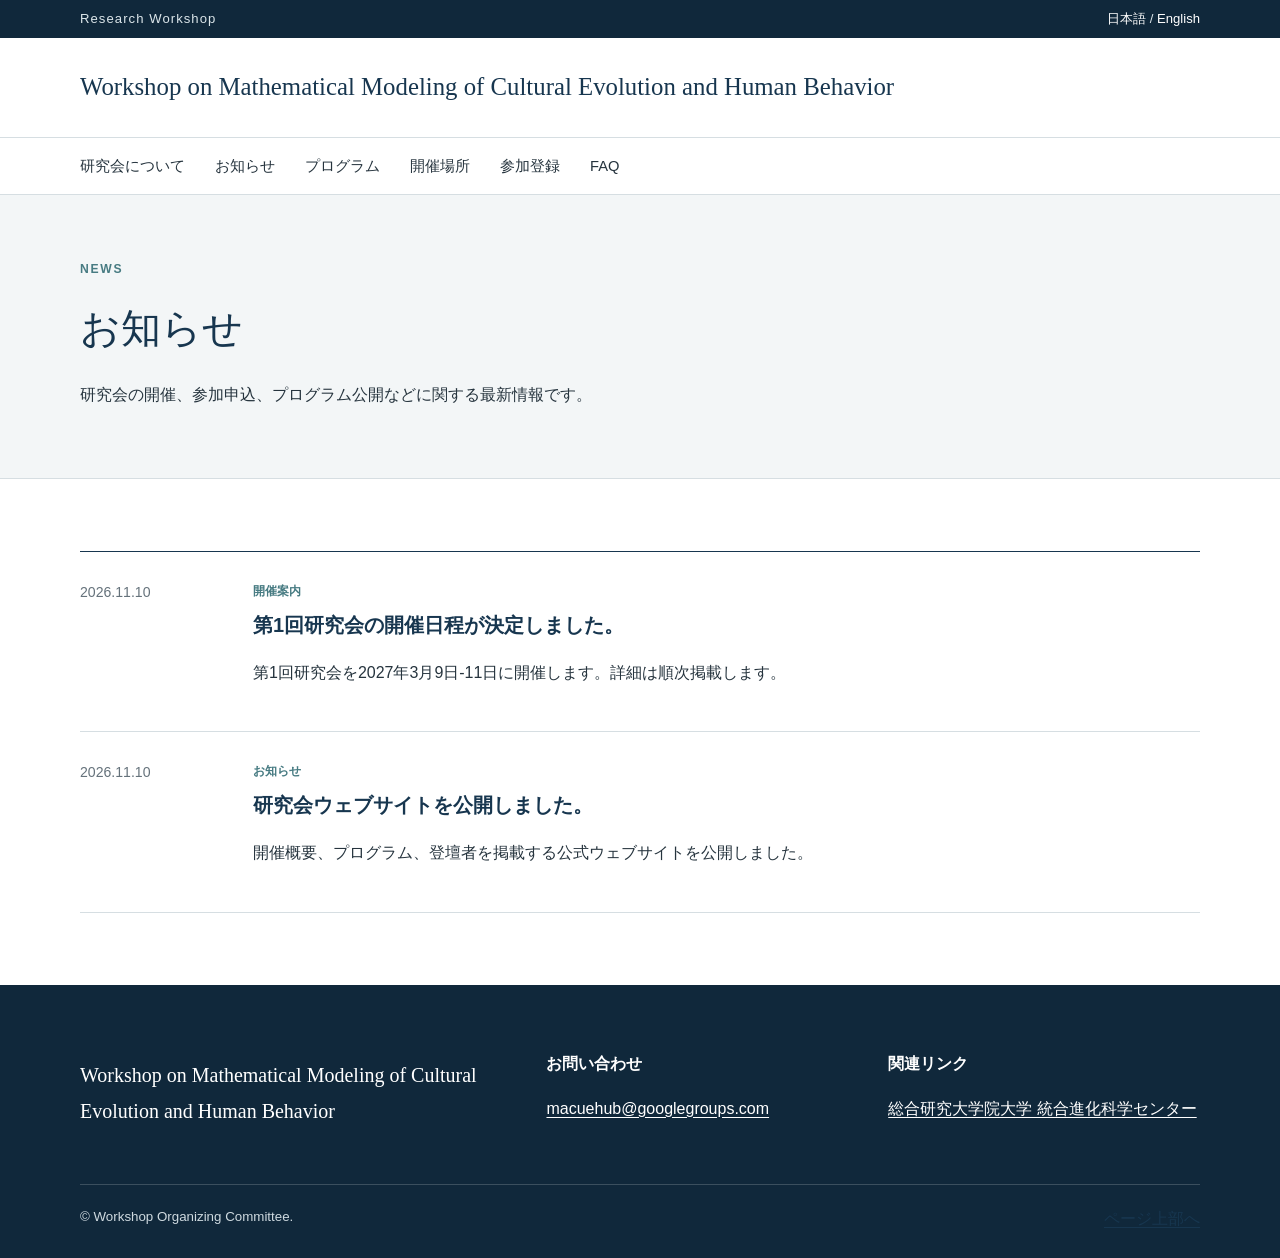
<file: news.html>
<!doctype html>
<html lang="ja" data-root=".">
    <head>
        <meta charset="utf-8">
        <meta name="viewport" content="width=device-width,initial-scale=1">
        <title>お知らせ | 研究会</title><link rel="stylesheet" href="styles.css">
    </head>
    <body id="top">
        <header class="site-header">
            <div class="utility-bar">
                <div class="container utility-inner">
                    <p data-site-short></p>
                    <nav>
                        <a href="news.html">日本語</a> / <a href="en/news.html">English</a></nav>
                </div>
            </div>
            <div class="container branding">
                <a class="site-title" href="index.html">
                    <span class="site-title-ja" data-site-title></span>
                    <!--
                    <span class="site-title-en" data-site-title-en></span>
                    -->
                </a>
            </div>
            <nav class="main-nav">
                <div class="container nav-inner">
                    <a href="index.html#about">研究会について</a>
                    <a href="news.html">お知らせ</a>
                    <a href="index.html#program">プログラム</a>
                    <a href="location.html">開催場所</a>
                    <a href="registration.html">参加登録</a>
                    <a href="question.html">FAQ</a>
                    <!--
                    <a href="archive.html">開催記録</a>
                    -->
                    <!--
                    <a href="index.html#committee">実行委員</a>
                    -->
                </div>
            </nav>
        </header>
        <main>
            <section class="page-header">
                <div class="container">
                    <p class="section-label">NEWS</p>
                    <h1>お知らせ</h1><p>研究会の開催、参加申込、プログラム公開などに関する最新情報です。</p>
                </div>
            </section>
            <section class="section">
                <div class="container news-archive" data-news-list data-detailed="true" data-loading>読み込み中...</div>
            </section>
        </main>
        <footer class="site-footer">
            <div class="container footer-grid">
                <div>
                    <p class="footer-title" data-site-title></p>
                    <!--
                    <p data-site-title-en></p>
                    -->
                </div>
                <div>
                    <h2>お問い合わせ</h2>
                    <p><a data-email></a></p>
                </div>
                <div>
                    <h2>関連リンク</h2>
                    <!--
                    <p><a data-github target="_blank" rel="noopener">GitHub</a></p>
                    -->
                    <p><a href="https://rcies.soken.ac.jp/" target="_blank" rel="noopener">総合研究大学院大学 統合進化科学センター</a></p>
                </div>
            </div>
            <div class="container footer-bottom">
                <small>© <span data-copyright-year></span> Workshop Organizing Committee.</small>
                <a href="#top">ページ上部へ</a>
            </div>
        </footer>
        <script src="app.js"></script>
    </body>
</html>
</file>
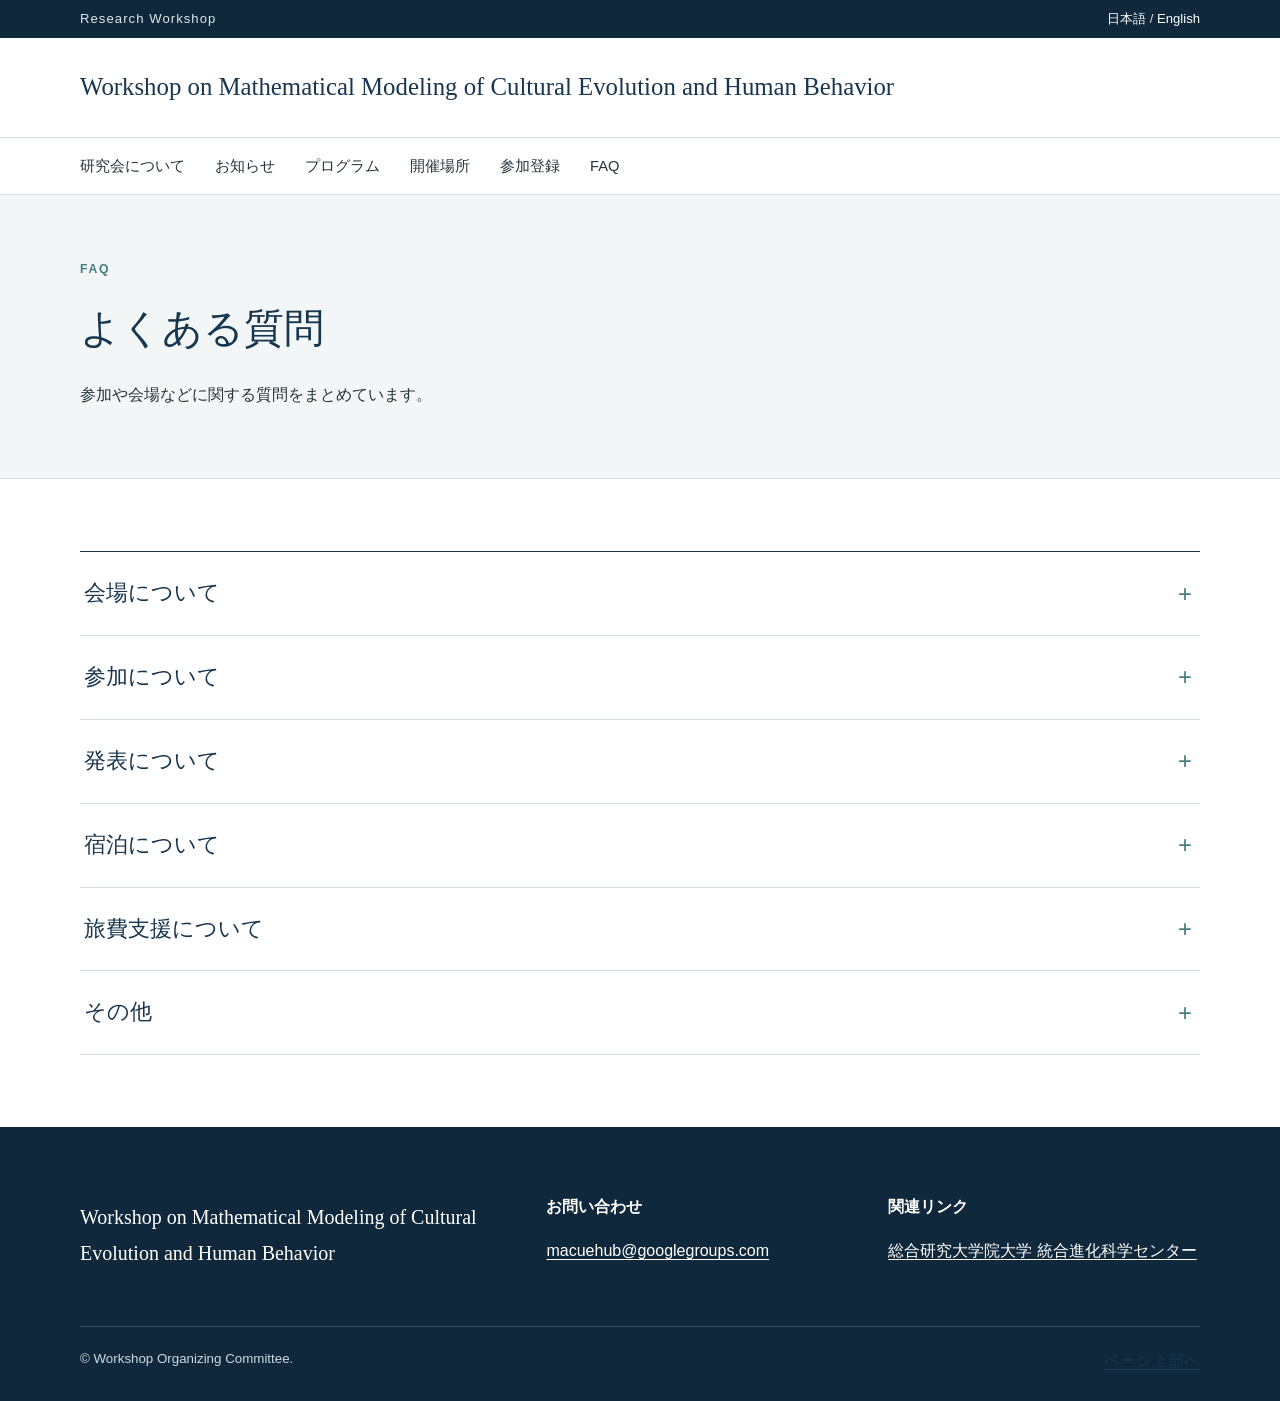
<file: question.html>
<!doctype html>
<html lang="ja" data-root=".">
    <head>
        <meta charset="utf-8">
        <meta name="viewport" content="width=device-width,initial-scale=1">
        <title>よくある質問 | 研究会</title>
        <link rel="stylesheet" href="styles.css">
    </head>
    <body id="top">
        <header class="site-header">
            <div class="utility-bar">
                <div class="container utility-inner">
                    <p data-site-short></p>
                    <nav>
                        <a href="question.html">日本語</a> / <a href="en/question.html">English</a></nav>
                </div>
            </div>
            <div class="container branding">
                <a class="site-title" href="index.html">
                    <span class="site-title-ja" data-site-title></span>
                    <!--
                    <span class="site-title-en" data-site-title-en></span>
                -->
                </a>
            </div>
            <nav class="main-nav">
                <div class="container nav-inner">
                    <a href="index.html#about">研究会について</a>
                    <a href="news.html">お知らせ</a>
                    <a href="index.html#program">プログラム</a>
                    <a href="location.html">開催場所</a>
                    <a href="registration.html">参加登録</a>
                    <a href="question.html">FAQ</a>
                    <!--
                    <a href="archive.html">開催記録</a>
                    -->
                    <!--
                    <a href="index.html#committee">実行委員</a>
                    -->
                </div>
            </nav>
        </header>
            
        <main class="faq-page">
            <section class="page-header">
                <div class="container">
                    <p class="section-label">FAQ</p>
                    <h1>よくある質問</h1>
                    <p>参加や会場などに関する質問をまとめています。</p>    
                </div>
            </section>
            <section class="section">
                <div class="container faq-archive" data-faq-list data-loading>読み込み中...</div>
            </section>
        </main>    


        <footer class="site-footer">
            <div class="container footer-grid">
                <div>
                    <p class="footer-title" data-site-title></p>
                    <!--
                    <p data-site-title-en></p>
                    -->
                </div>
                <div>
                    <h2>お問い合わせ</h2>
                    <p><a data-email></a></p>
                </div>
                
                <div>
                    <h2>関連リンク</h2>
                    <!--
                    <p><a data-github target="_blank" rel="noopener">GitHub</a></p>
                    -->
                    <p><a href="https://rcies.soken.ac.jp/" target="_blank" rel="noopener">総合研究大学院大学 統合進化科学センター</a></p>
                </div>
                
            </div>
            <div class="container footer-bottom">
                <small>© <span data-copyright-year></span> Workshop Organizing Committee.</small>
                <a href="#top">ページ上部へ</a>
            </div>
        </footer>
        <script src="app.js"></script>
    </body>
</html>
</file>
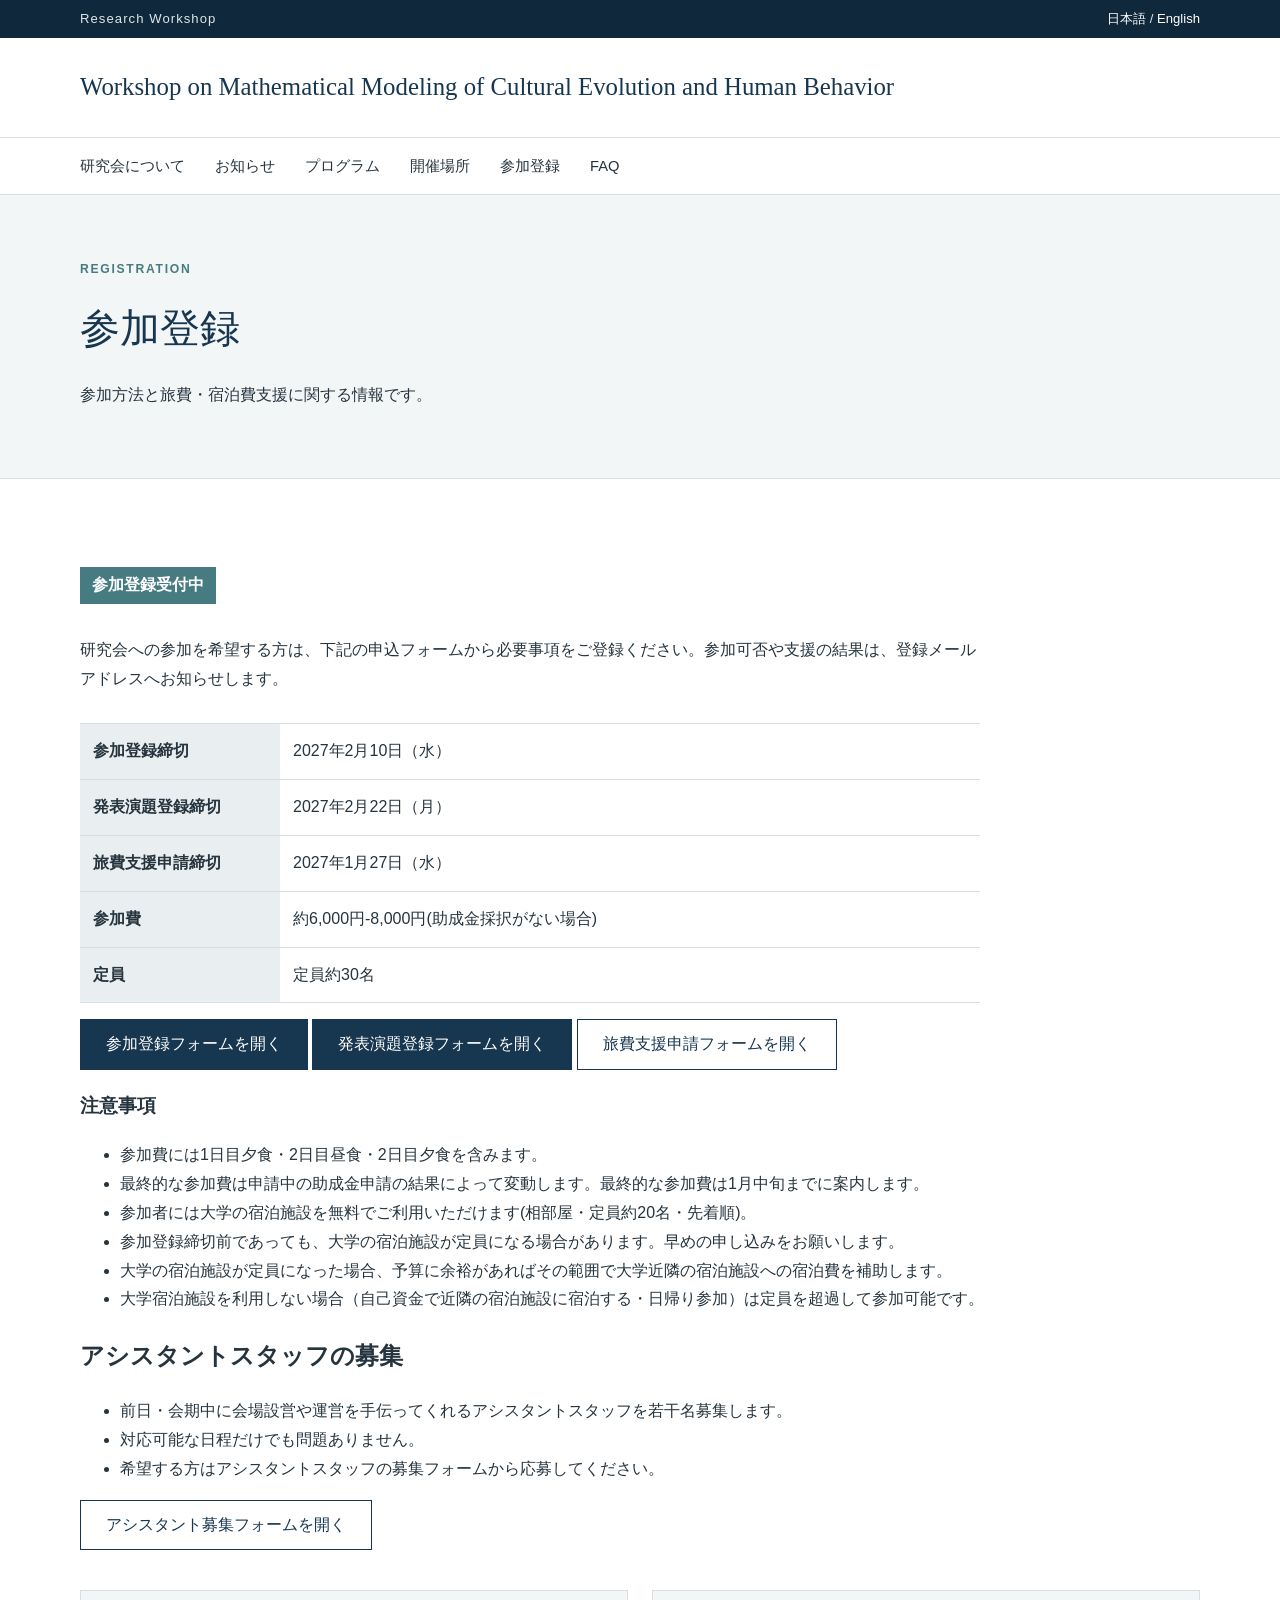
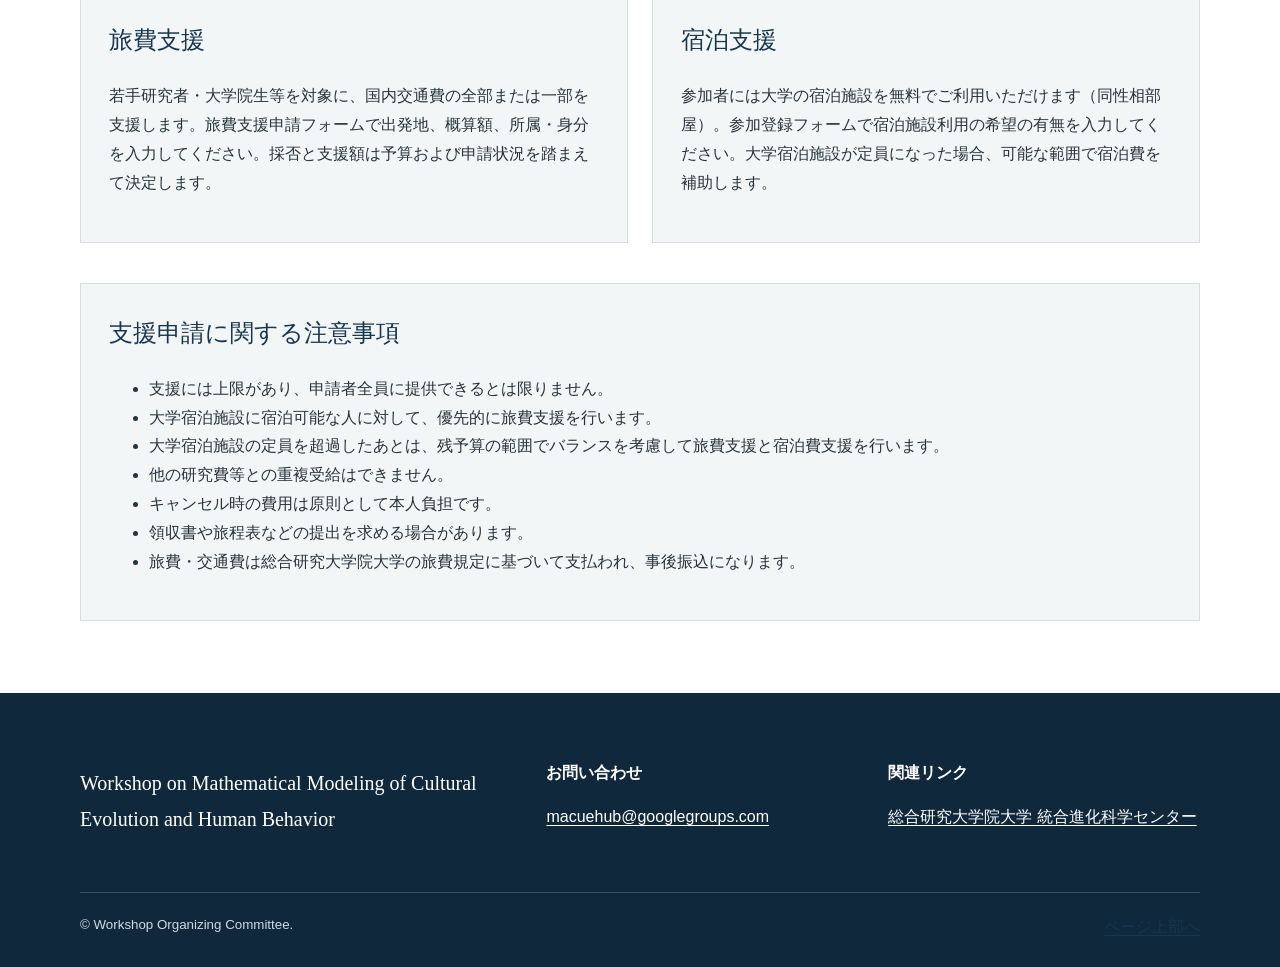
<file: registration.html>
<!doctype html>
<html lang="ja" data-root=".">
    <head>
        <meta charset="utf-8">
        <meta name="viewport" content="width=device-width,initial-scale=1">
        <title>参加登録 | 研究会</title><link rel="stylesheet" href="styles.css">
    </head>
    <body id="top">
        <header class="site-header">
            <div class="utility-bar">
                <div class="container utility-inner">
                    <p data-site-short></p>
                    <nav><a href="registration.html">日本語</a> / <a href="en/registration.html">English</a>
                    </nav>
                </div>
            </div>
            <div class="container branding">
                <a class="site-title" href="index.html">
                    <span class="site-title-ja" data-site-title></span>
                    <!--
                    <span class="site-title-en" data-site-title-en></span>
                    -->
                </a>
            </div>
            <nav class="main-nav">
                <div class="container nav-inner">
                    <a href="index.html#about">研究会について</a>
                    <a href="news.html">お知らせ</a>
                    <a href="index.html#program">プログラム</a>
                    <a href="location.html">開催場所</a>
                    <a href="registration.html">参加登録</a>
                    <a href="question.html">FAQ</a>
                    <!--
                    <a href="archive.html">開催記録</a>
                    -->
                    <!--
                    <a href="index.html#committee">実行委員</a>
                    -->
                </div>
            </nav>
        </header>
        <main>
            <section class="page-header">
                <div class="container">
                    <p class="section-label">REGISTRATION</p>
                    <h1>参加登録</h1>
                    <p>参加方法と旅費・宿泊費支援に関する情報です。</p>
                </div>
            </section>
            <section class="section">
                <div class="container" data-registration data-loading>読み込み中...</div>
            </section>
        </main>
        <footer class="site-footer">
            <div class="container footer-grid">
                <div>
                    <p class="footer-title" data-site-title></p>
                    <!--
                    <p data-site-title-en></p>
                    -->
                </div>
                <div>
                    <h2>お問い合わせ</h2>
                    <p><a data-email></a></p>
                </div>
                <div><h2>関連リンク</h2>
                    <!--
                    <p><a data-github target="_blank" rel="noopener">GitHub</a></p>
                    -->
                    <p><a href="https://rcies.soken.ac.jp/" target="_blank" rel="noopener">総合研究大学院大学 統合進化科学センター</a></p>
                </div>
            </div>
            <div class="container footer-bottom">
                <small>© <span data-copyright-year></span> Workshop Organizing Committee.</small>
                <a href="#top">ページ上部へ</a>
            </div>
        </footer>
        <script src="app.js">            
        </script>
    </body>
</html>
</file>
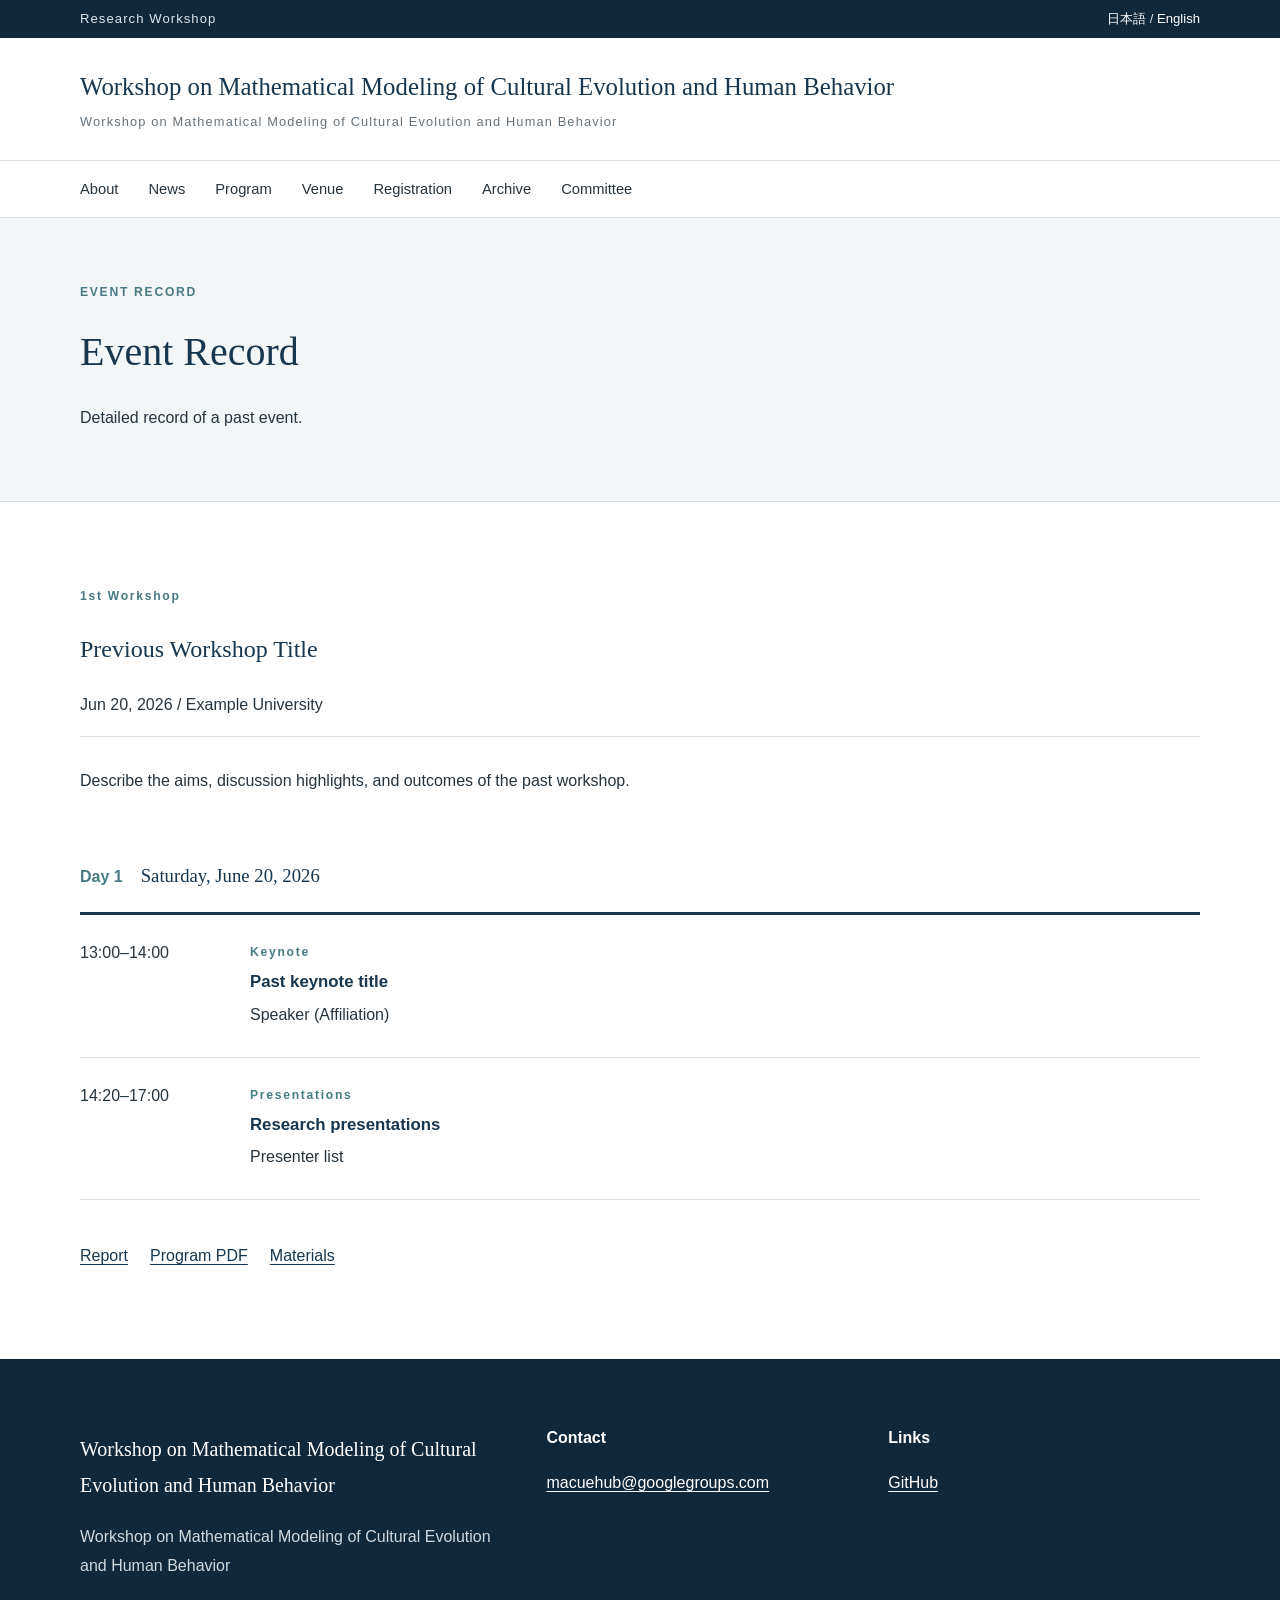
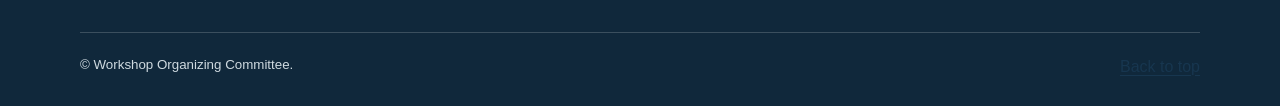
<file: en/archive-detail.html>
<!doctype html><html lang="en" data-root=".."><head><meta charset="utf-8"><meta name="viewport" content="width=device-width,initial-scale=1"><title>Event Record | Research Workshop</title><link rel="stylesheet" href="../styles.css"></head><body id="top"><header class="site-header"><div class="utility-bar"><div class="container utility-inner"><p data-site-short></p><nav><a href="../archive-detail.html">日本語</a> / <a href="archive-detail.html">English</a></nav></div></div><div class="container branding"><a class="site-title" href="index.html"><span class="site-title-ja" data-site-title></span><span class="site-title-en" data-site-title-en></span></a></div><nav class="main-nav"><div class="container nav-inner"><a href="index.html#about">About</a><a href="news.html">News</a><a href="index.html#program">Program</a><a href="location.html">Venue</a><a href="registration.html">Registration</a><a href="archive.html">Archive</a><a href="index.html#committee">Committee</a></div></nav></header><main><section class="page-header"><div class="container"><p class="section-label">EVENT RECORD</p><h1>Event Record</h1><p>Detailed record of a past event.</p></div></section><section class="section"><div class="container record-detail" data-archive-detail data-loading>Loading...</div></section></main><footer class="site-footer"><div class="container footer-grid"><div><p class="footer-title" data-site-title></p><p data-site-title-en></p></div><div><h2>Contact</h2><p><a data-email></a></p></div><div><h2>Links</h2><p><a data-github target="_blank" rel="noopener">GitHub</a></p></div></div><div class="container footer-bottom"><small>© <span data-copyright-year></span> Workshop Organizing Committee.</small><a href="#top">Back to top</a></div></footer><script src="../app.js"></script></body></html>
</file>
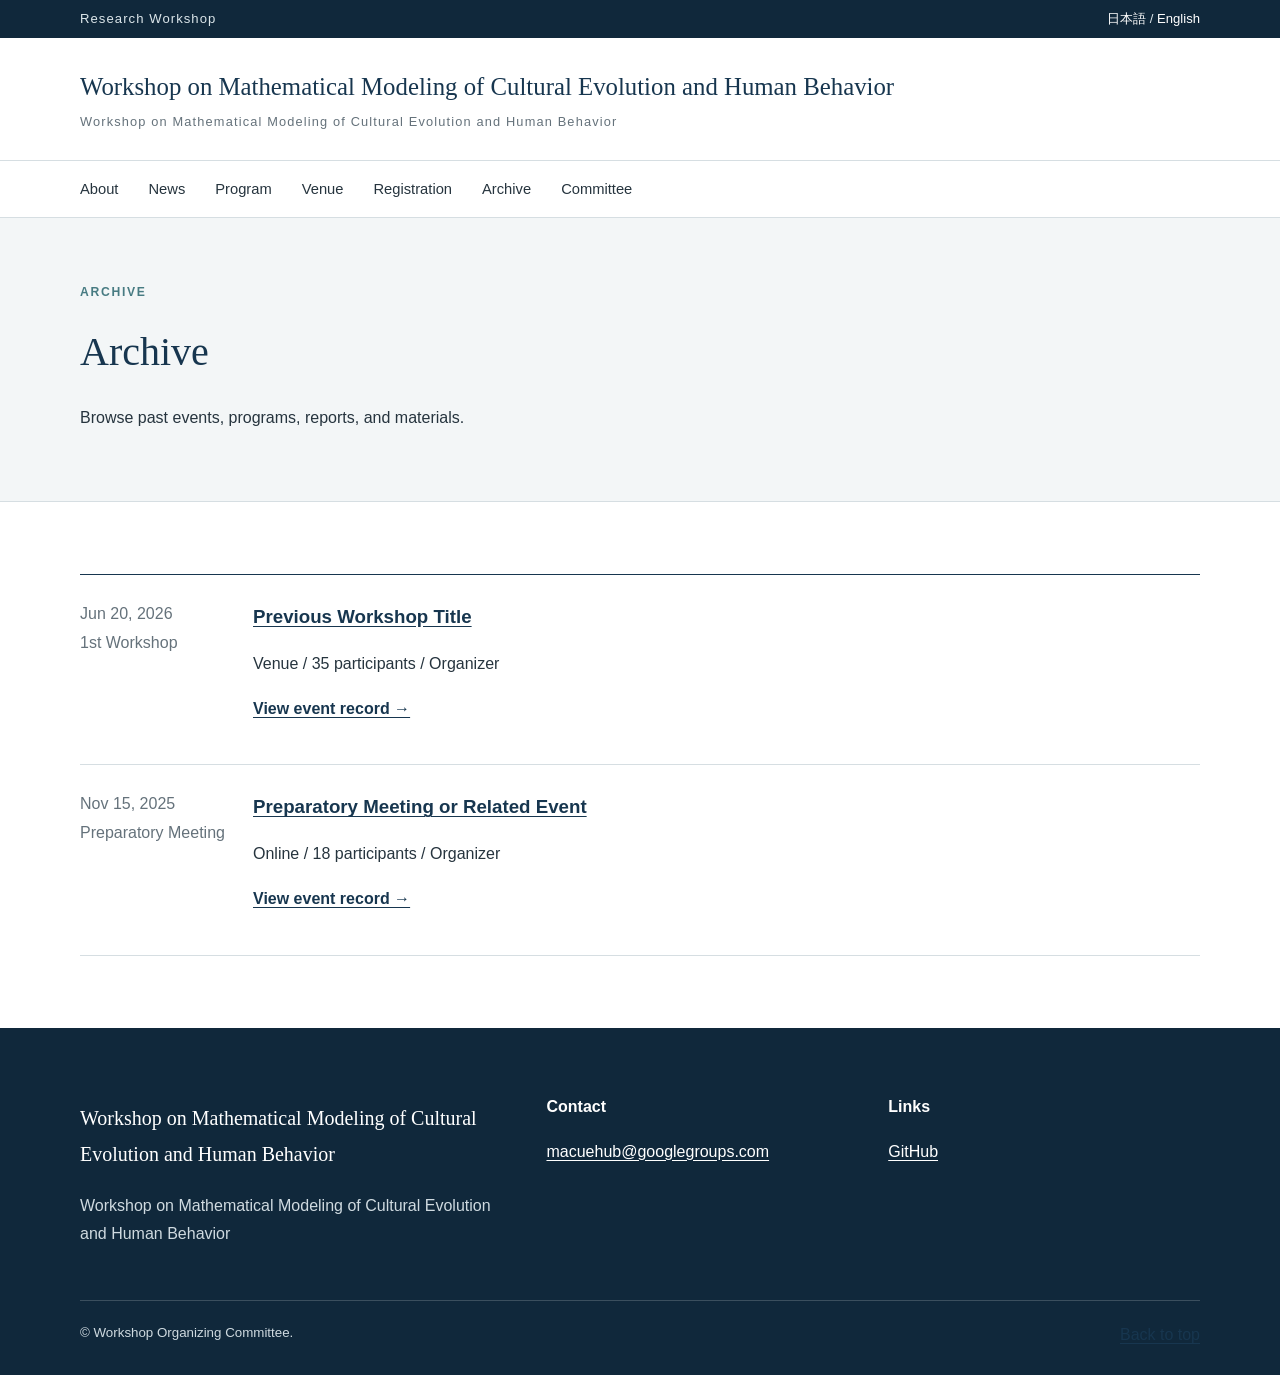
<file: en/archive.html>
<!doctype html><html lang="en" data-root=".."><head><meta charset="utf-8"><meta name="viewport" content="width=device-width,initial-scale=1"><title>Archive | Research Workshop</title><link rel="stylesheet" href="../styles.css"></head><body id="top"><header class="site-header"><div class="utility-bar"><div class="container utility-inner"><p data-site-short></p><nav><a href="../archive.html">日本語</a> / <a href="archive.html">English</a></nav></div></div><div class="container branding"><a class="site-title" href="index.html"><span class="site-title-ja" data-site-title></span><span class="site-title-en" data-site-title-en></span></a></div><nav class="main-nav"><div class="container nav-inner"><a href="index.html#about">About</a><a href="news.html">News</a><a href="index.html#program">Program</a><a href="location.html">Venue</a><a href="registration.html">Registration</a><a href="archive.html">Archive</a><a href="index.html#committee">Committee</a></div></nav></header><main><section class="page-header"><div class="container"><p class="section-label">ARCHIVE</p><h1>Archive</h1><p>Browse past events, programs, reports, and materials.</p></div></section><section class="section"><div class="container archive-list" data-archive-list data-loading>Loading...</div></section></main><footer class="site-footer"><div class="container footer-grid"><div><p class="footer-title" data-site-title></p><p data-site-title-en></p></div><div><h2>Contact</h2><p><a data-email></a></p></div><div><h2>Links</h2><p><a data-github target="_blank" rel="noopener">GitHub</a></p></div></div><div class="container footer-bottom"><small>© <span data-copyright-year></span> Workshop Organizing Committee.</small><a href="#top">Back to top</a></div></footer><script src="../app.js"></script></body></html>
</file>
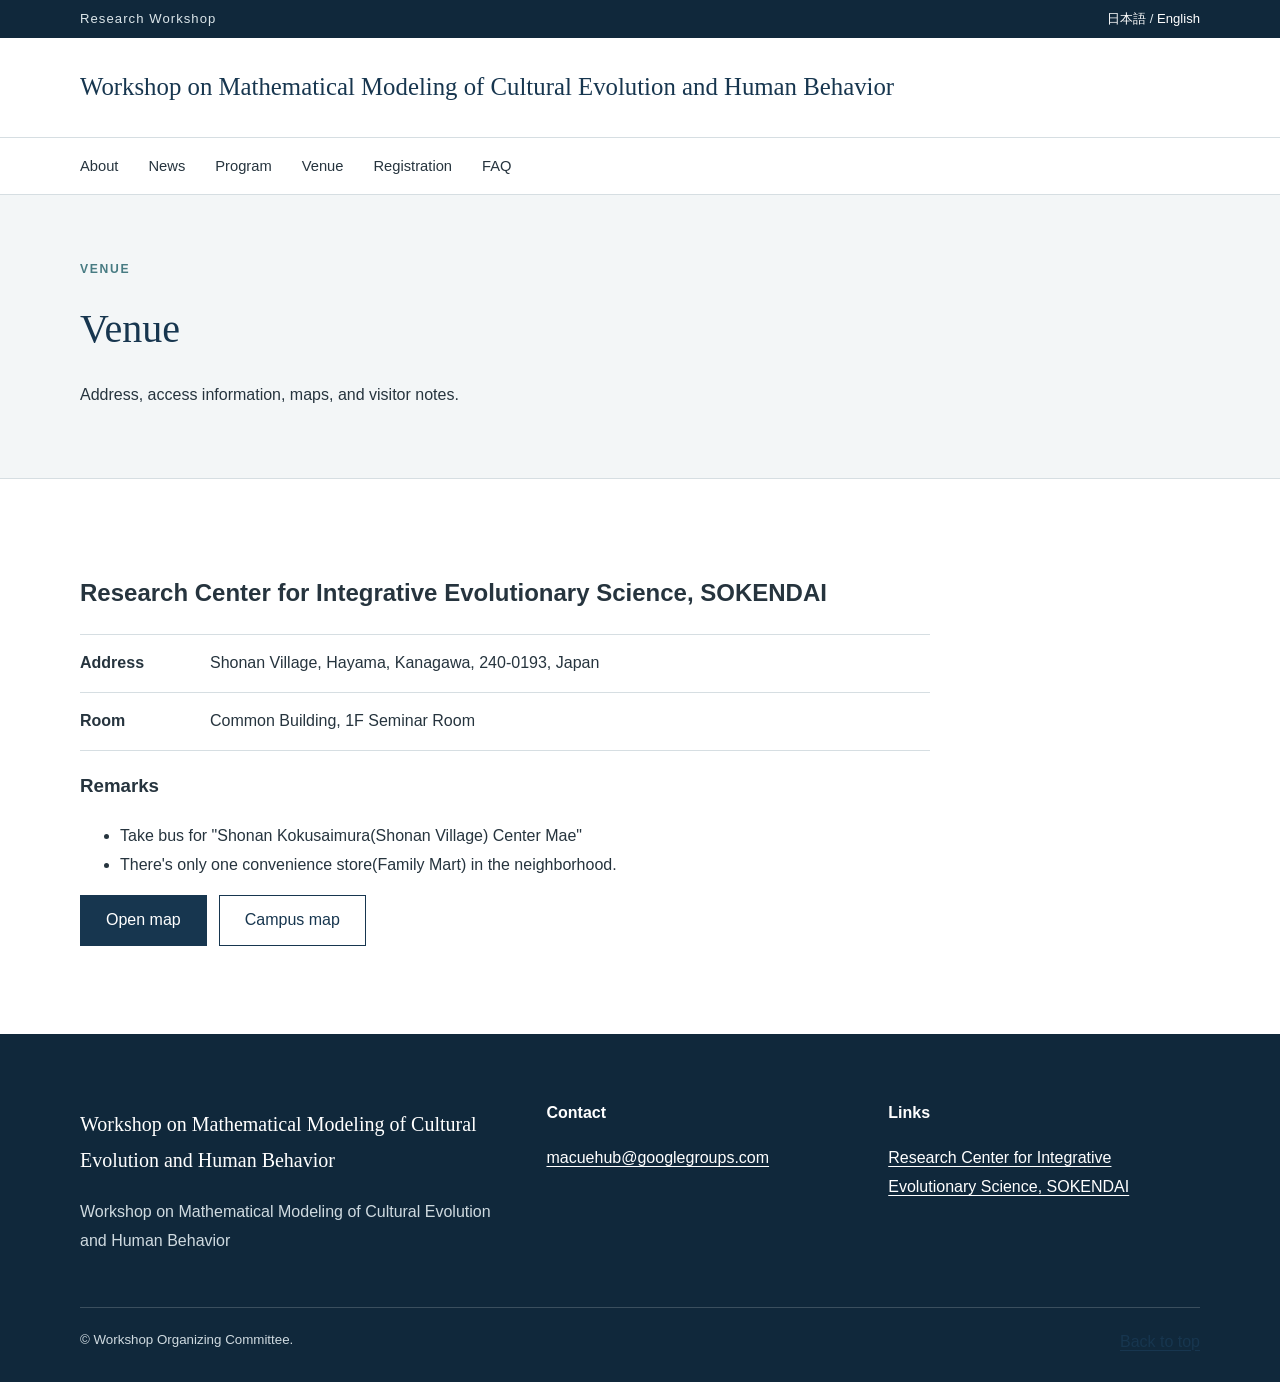
<file: en/location.html>
<!doctype html>
<html lang="en" data-root="..">
    <head>
        <meta charset="utf-8">
        <meta name="viewport" content="width=device-width,initial-scale=1">
        <title>Venue | Research Workshop</title>
        <link rel="stylesheet" href="../styles.css">
    </head>
    <body id="top">
        <header class="site-header">
            <div class="utility-bar">
                <div class="container utility-inner">
                    <p data-site-short></p>
                    <nav>
                        <a href="../location.html">日本語</a> / <a href="location.html">English</a>
                    </nav>
                </div>
            </div>
            <div class="container branding">
                <a class="site-title" href="index.html">
                    <span class="site-title-ja" data-site-title></span>
                    <!--
                    <span class="site-title-en" data-site-title-en></span>
                    -->
                </a>
            </div>
            <nav class="main-nav">
                <div class="container nav-inner">
                    <a href="index.html#about">About</a>
                    <a href="news.html">News</a>
                    <a href="index.html#program">Program</a>
                    <a href="location.html">Venue</a>
                    <a href="registration.html">Registration</a>
                    <a href="question.html">FAQ</a>
                    <!--
                    <a href="archive.html">Archive</a>
                    -->
                    <!--
                    <a href="index.html#committee">Committee</a>
                    -->
                </div>
            </nav>
        </header>
        <main>
            <section class="page-header">
                <div class="container">
                    <p class="section-label">VENUE</p>
                    <h1>Venue</h1>
                    <p>Address, access information, maps, and visitor notes.</p>
                </div>
            </section>
            <section class="section">
                <div class="container" data-location data-loading>Loading...</div>
            </section>
        </main>
        <footer class="site-footer">
            <div class="container footer-grid">
                <div>
                    <p class="footer-title" data-site-title></p>
                    <p data-site-title-en></p>
                </div>
                <div>
                    <h2>Contact</h2>
                    <p><a data-email></a></p>
                </div>
                <div>
                    <h2>Links</h2>
                    <!--
                    <p><a data-github target="_blank" rel="noopener">GitHub</a></p>
                    -->
                    <p><a href="https://rcies.soken.ac.jp/index_en.html" target="_blank" rel="noopener">Research Center for Integrative Evolutionary Science, SOKENDAI</a></p>
                </div>
            </div>
            <div class="container footer-bottom"><small>© <span data-copyright-year></span> Workshop Organizing Committee.</small><a href="#top">Back to top</a></div>
        </footer>
        <script src="../app.js"></script>
    </body>
</html>
</file>
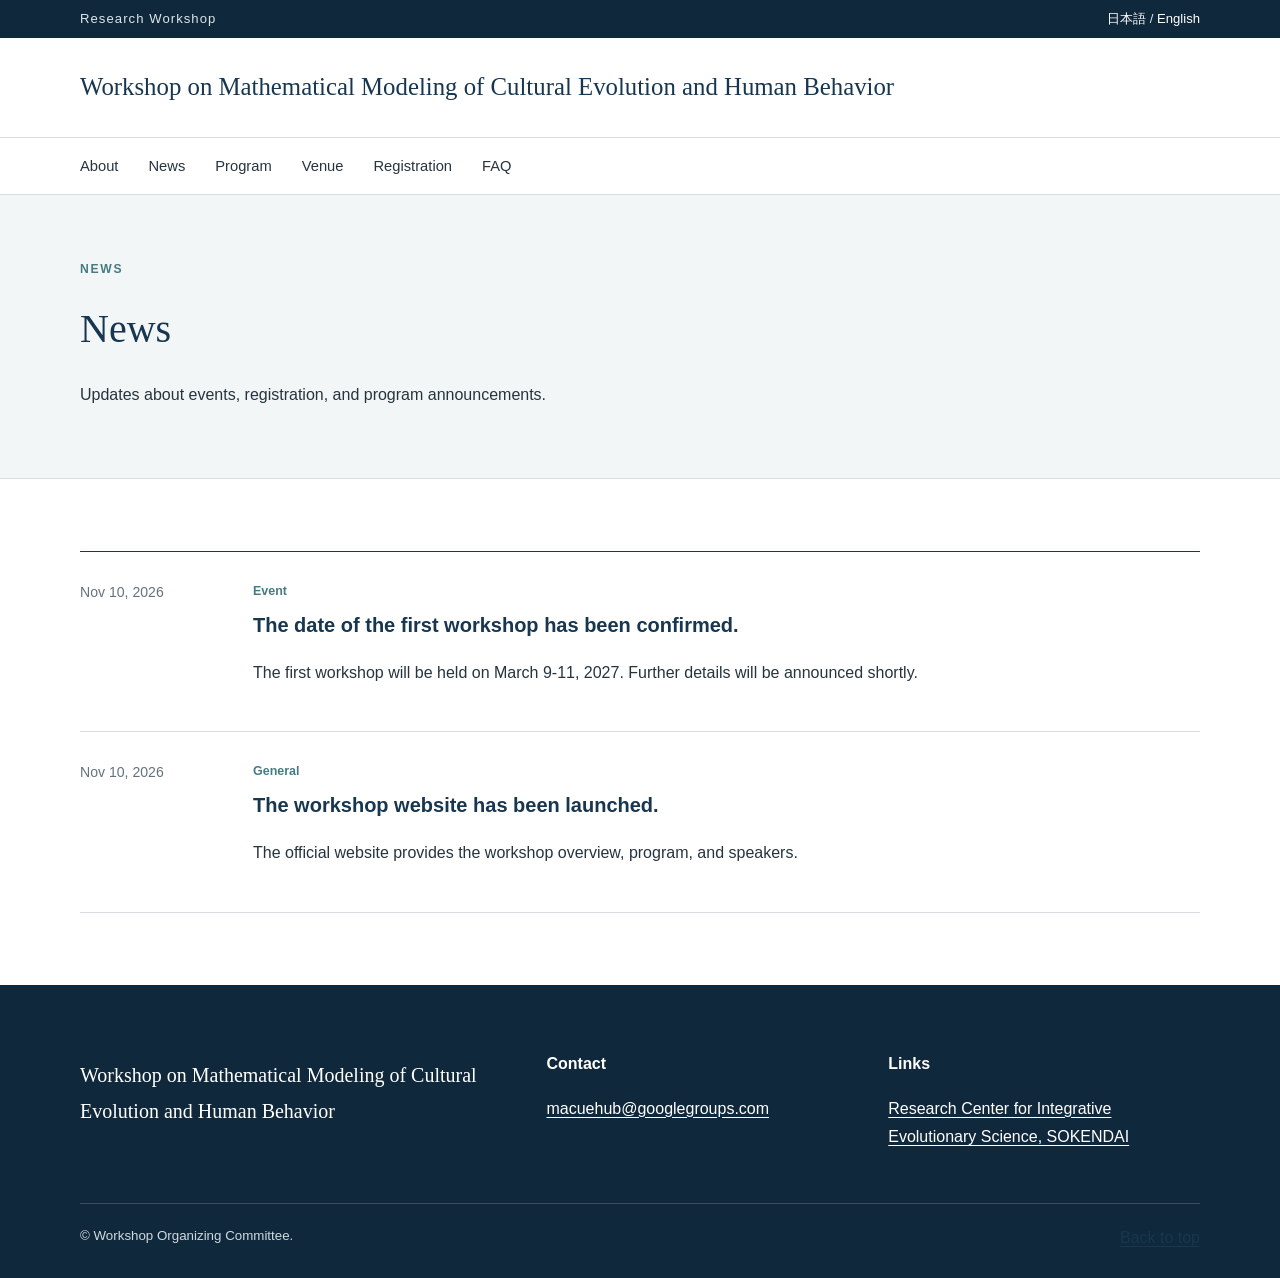
<file: en/news.html>
<!doctype html>
<html lang="en" data-root="..">
    <head><meta charset="utf-8">
        <meta name="viewport" content="width=device-width,initial-scale=1">
        <title>News | Research Workshop</title>
        <link rel="stylesheet" href="../styles.css">
    </head>
    <body id="top">
        <header class="site-header">
            <div class="utility-bar">
                <div class="container utility-inner">
                    <p data-site-short></p>
                    <nav>
                        <a href="../news.html">日本語</a> / <a href="news.html">English</a>
                    </nav>
                </div>
            </div>
            <div class="container branding">
                <a class="site-title" href="index.html">
                    <span class="site-title-ja" data-site-title></span>
                    <!--
                    <span class="site-title-en" data-site-title-en></span>
                    -->
                </a>
            </div>
            <nav class="main-nav">
                <div class="container nav-inner">
                    <a href="index.html#about">About</a>
                    <a href="news.html">News</a>
                    <a href="index.html#program">Program</a>
                    <a href="location.html">Venue</a>
                    <a href="registration.html">Registration</a>
                    <a href="question.html">FAQ</a>
                    <!--
                    <a href="archive.html">Archive</a>
                    -->
                    <!--
                    <a href="index.html#committee">Committee</a>
                    -->
                </div>
            </nav>
        </header>
        <main>
            <section class="page-header">
                <div class="container">
                    <p class="section-label">NEWS</p>
                    <h1>News</h1>
                    <p>Updates about events, registration, and program announcements.</p>
                </div>
            </section>
            <section class="section">
                <div class="container news-archive" data-news-list data-detailed="true" data-loading>Loading...</div>
            </section>
        </main>
        <footer class="site-footer">
            <div class="container footer-grid">
                <div>
                    <p class="footer-title" data-site-title></p>
                    <!--
                    <p data-site-title-en></p>
                    -->
                </div>
                <div>
                    <h2>Contact</h2>
                    <p><a data-email></a></p>
                </div>
                <div>
                    <h2>Links</h2>
                    <!--s
                    <p><a data-github target="_blank" rel="noopener">GitHub</a></p>
                    -->
                    <p><a href="https://rcies.soken.ac.jp/index_en.html" target="_blank" rel="noopener">Research Center for Integrative Evolutionary Science, SOKENDAI</a></p>
                </div>
            </div>
            <div class="container footer-bottom"><small>© <span data-copyright-year></span> Workshop Organizing Committee.</small><a href="#top">Back to top</a></div>
        </footer>    
        <script src="../app.js"></script>
    </body>
</html>
</file>
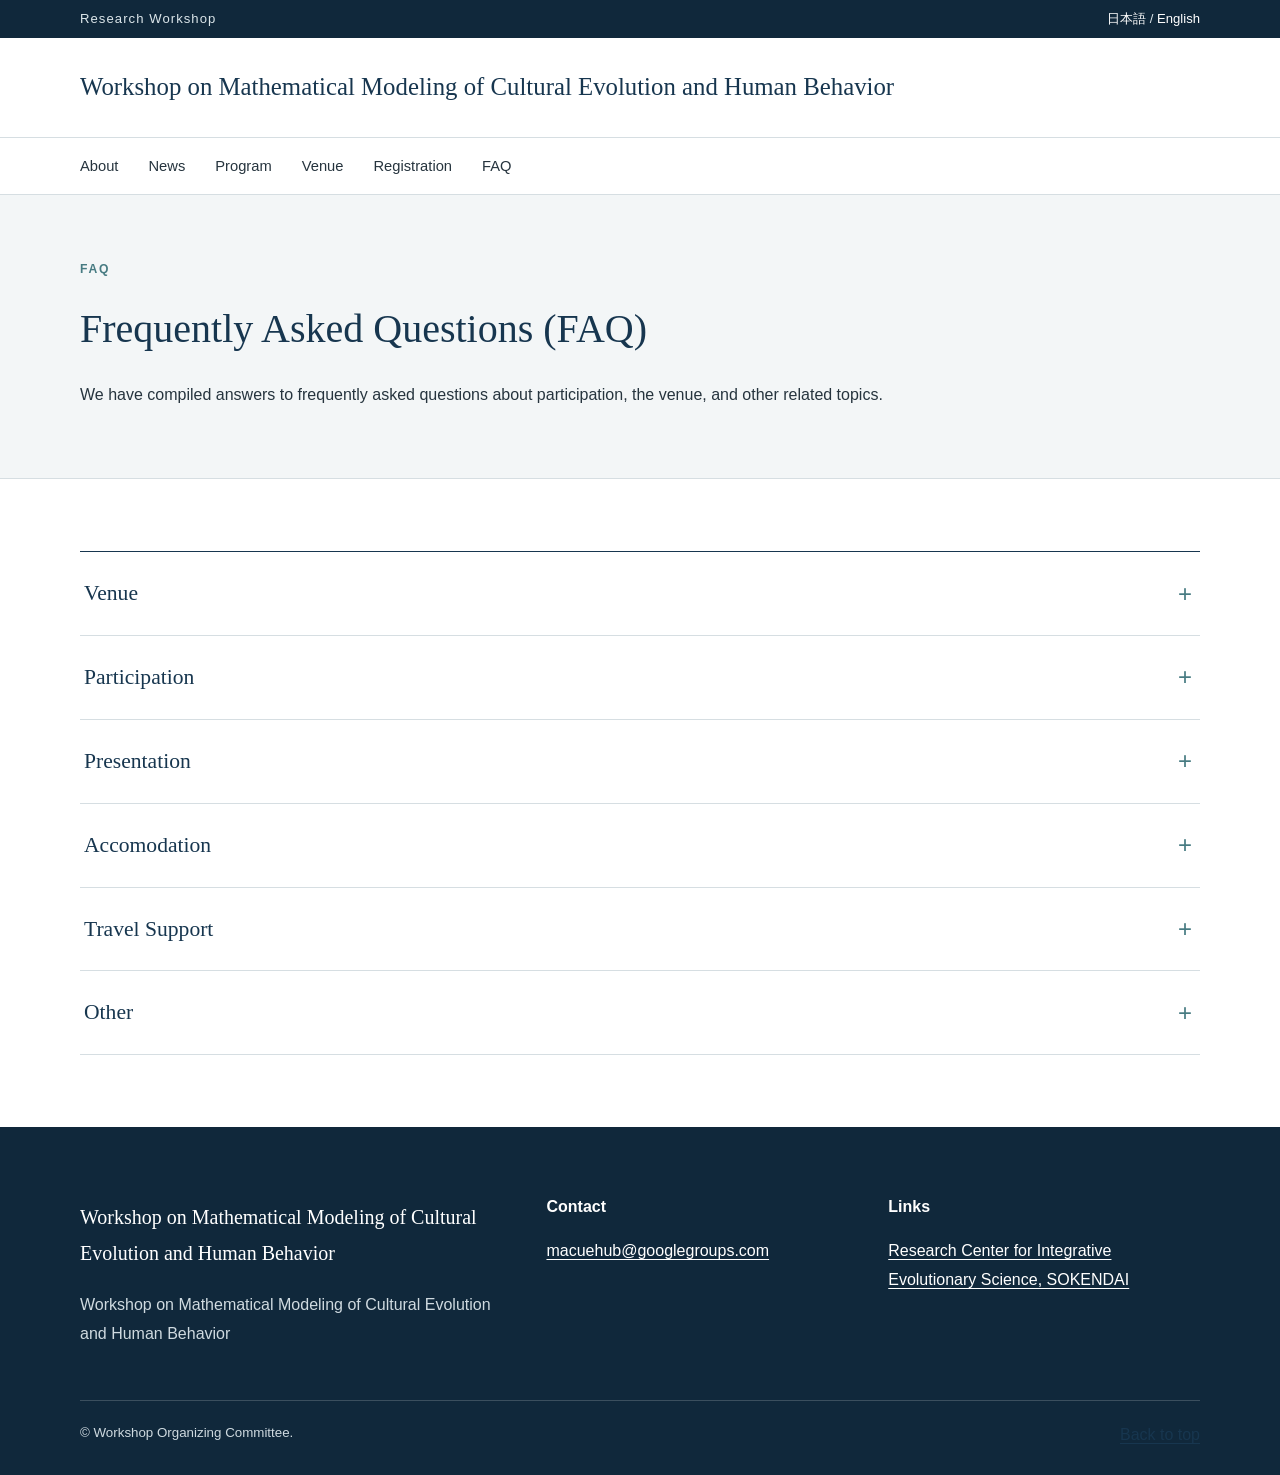
<file: en/question.html>
<!doctype html>
<html lang="en" data-root="..">
    <head>
        <meta charset="utf-8">
        <meta name="viewport" content="width=device-width,initial-scale=1">
        <title>よくある質問 | 研究会</title>
        <link rel="stylesheet" href="../styles.css">
    </head>
    <body id="top">
        <header class="site-header">
            <div class="utility-bar">
                <div class="container utility-inner">
                    <p data-site-short></p>
                    <nav>
                        <a href="../question.html">日本語</a> / <a href="question.html">English</a></nav>
                </div>
            </div>
            <div class="container branding">
                <a class="site-title" href="index.html">
                    <span class="site-title-ja" data-site-title></span>
                    <!--
                    <span class="site-title-en" data-site-title-en></span>
                    -->
                </a>
            </div>
            <nav class="main-nav">
                <div class="container nav-inner">
                    <a href="index.html#about">About</a>
                    <a href="news.html">News</a>
                    <a href="index.html#program">Program</a>
                    <a href="location.html">Venue</a>
                    <a href="registration.html">Registration</a>
                    <a href="question.html">FAQ</a>
                    <!--
                    <a href="archive.html">Archive</a>
                    -->
                    <!--
                    <a href="index.html#committee">Committee</a>
                    -->
                </div>
            </nav>
        </header>
            
        <main class="faq-page">
            <section class="page-header">
                <div class="container">
                    <p class="section-label">FAQ</p>
                    <h1>Frequently Asked Questions (FAQ)</h1>
                    <p>We have compiled answers to frequently asked questions about participation, the venue, and other related topics.</p>    
                </div>
            </section>
            <section class="section">
                <div class="container faq-archive" data-faq-list data-loading>Loading...</div>
            </section>
        </main>    


        <footer class="site-footer">
            <div class="container footer-grid">
                <div>
                    <p class="footer-title" data-site-title></p>
                    <p data-site-title-en></p>
                </div>
                <div>
                    <h2>Contact</h2>
                    <p><a data-email></a></p>
                </div>
                <div>
                    <h2>Links</h2>
                    <!--
                    <p><a data-github target="_blank" rel="noopener">GitHub</a></p>
                    -->
                    <p><a href="https://rcies.soken.ac.jp/index_en.html" target="_blank" rel="noopener">Research Center for Integrative Evolutionary Science, SOKENDAI</a></p>
                </div>
            </div>
            <div class="container footer-bottom">
                <small>© <span data-copyright-year></span> Workshop Organizing Committee.</small>
                <a href="#top">Back to top</a>
            </div>
        </footer>
        <script src="../app.js"></script>
    </body>
</html>
</file>
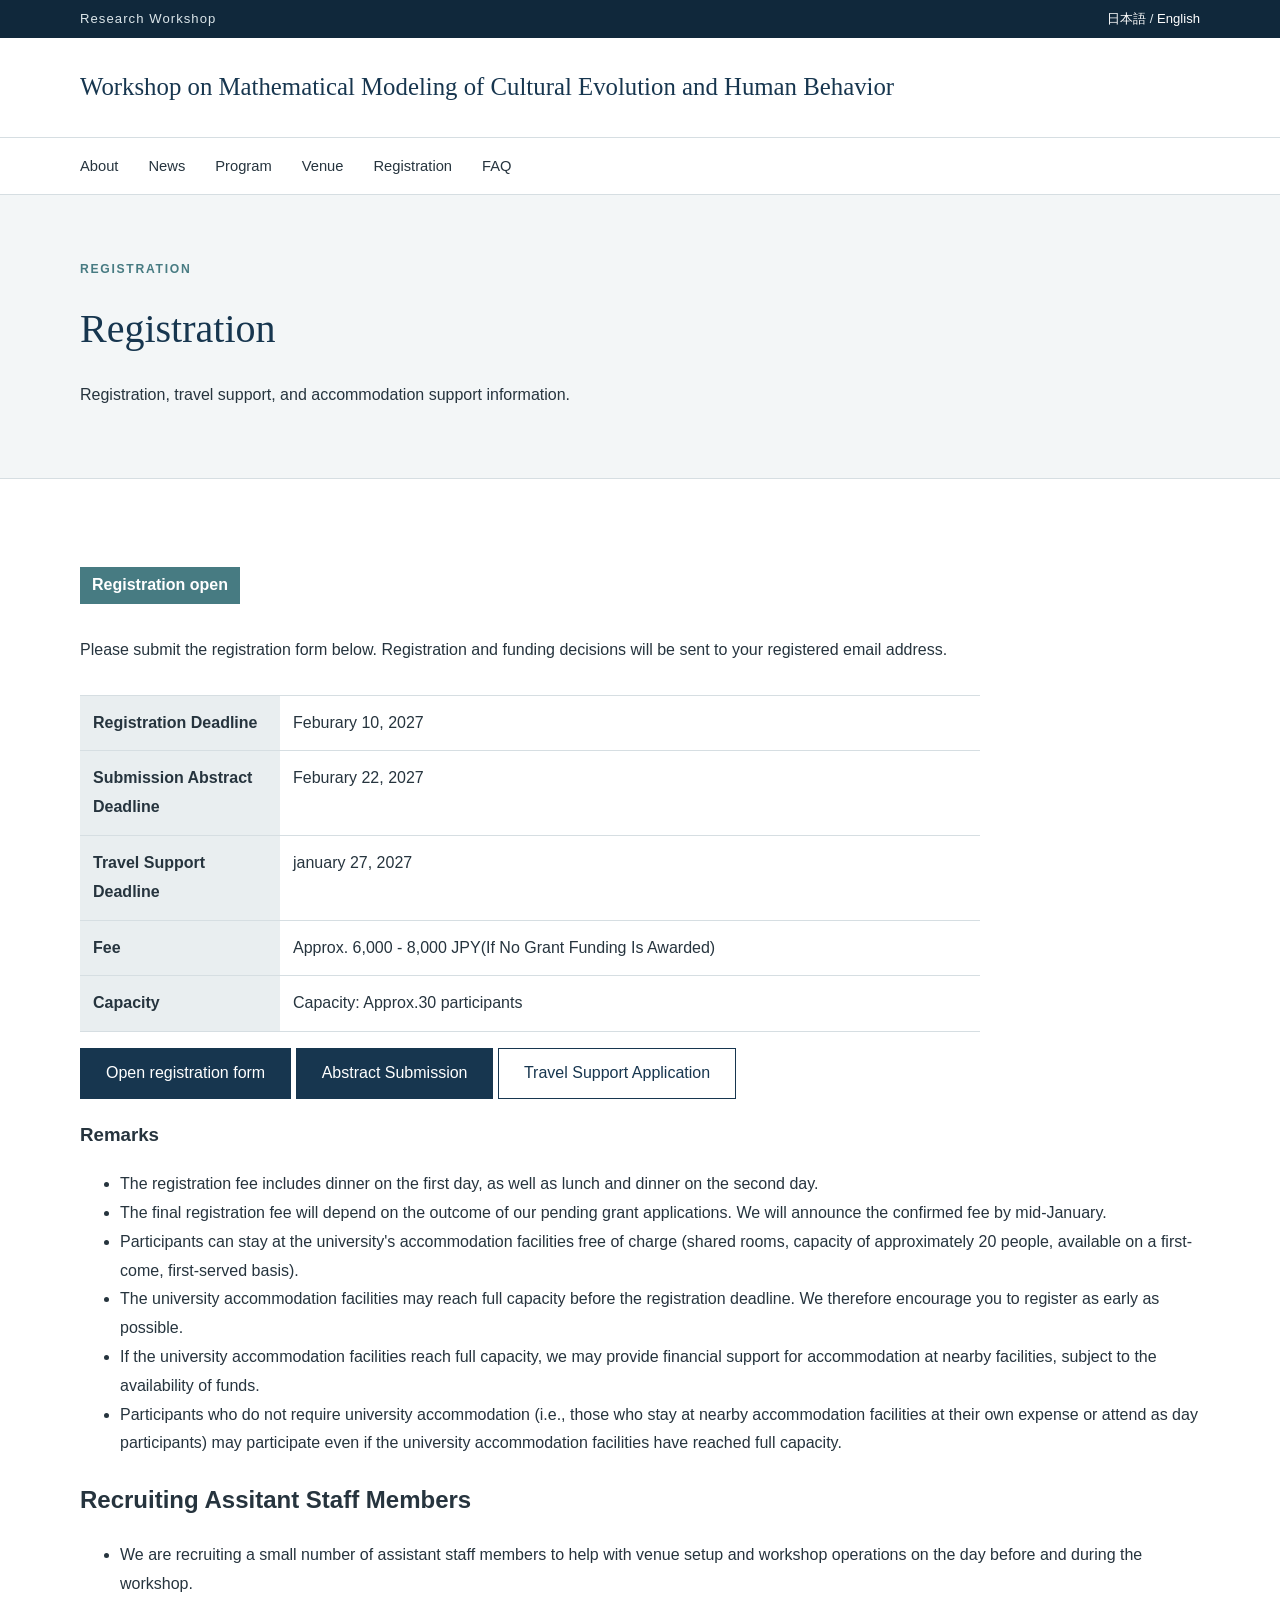
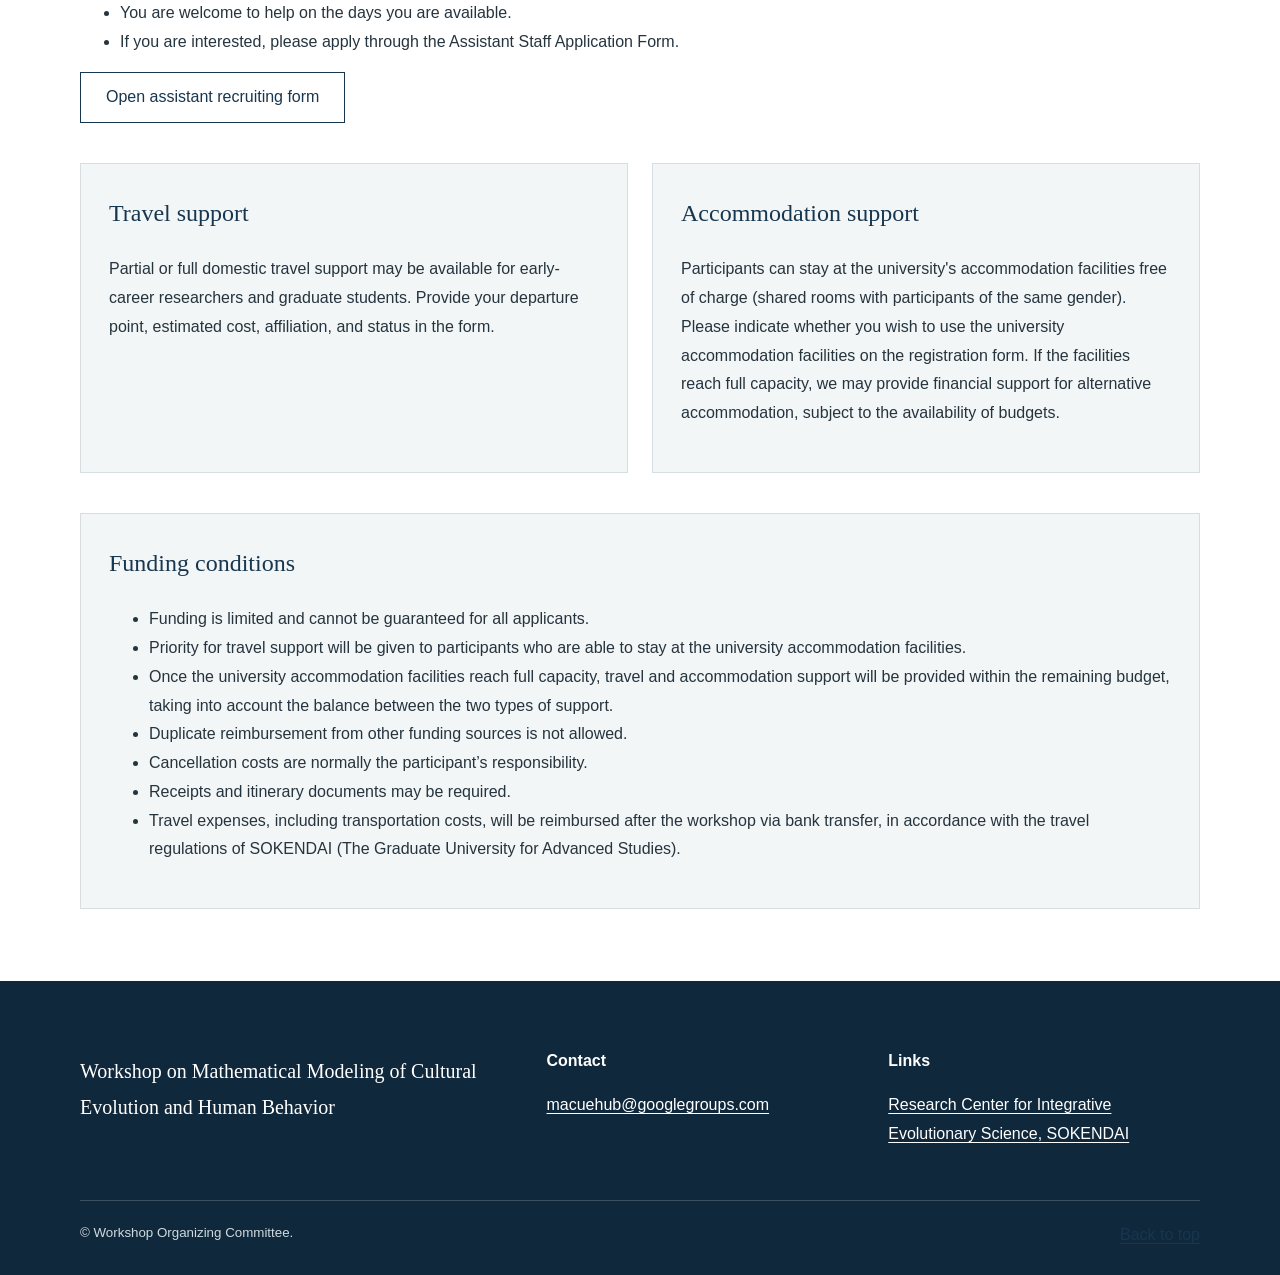
<file: en/registration.html>
<!doctype html>
<html lang="en" data-root="..">
    <head>
        <meta charset="utf-8">
        <meta name="viewport" content="width=device-width,initial-scale=1">
        <title>Registration | Research Workshop</title>
        <link rel="stylesheet" href="../styles.css">
    </head>
    <body id="top">
        <header class="site-header">
            <div class="utility-bar">
                <div class="container utility-inner">
                    <p data-site-short></p>
                    <nav>
                        <a href="../registration.html">日本語</a> / <a href="registration.html">English</a>
                    </nav>
                </div>
            </div>
            <div class="container branding">
                <a class="site-title" href="index.html">
                    <span class="site-title-ja" data-site-title></span>
                    <!--
                    <span class="site-title-en" data-site-title-en></span>
                    -->
                </a>
            </div>
            <nav class="main-nav">
                <div class="container nav-inner">
                    <a href="index.html#about">About</a>
                    <a href="news.html">News</a>
                    <a href="index.html#program">Program</a>
                    <a href="location.html">Venue</a>
                    <a href="registration.html">Registration</a>
                    <a href="question.html">FAQ</a>
                    <!--
                    <a href="archive.html">Archive</a>
                    -->
                    <!--
                    <a href="index.html#committee">Committee</a>
                    -->
                </div>
            </nav>
        </header>
        <main>
            <section class="page-header">
                <div class="container">
                    <p class="section-label">REGISTRATION</p>
                    <h1>Registration</h1><p>Registration, travel support, and accommodation support information.</p>
                </div>
            </section>
            <section class="section">
                <div class="container" data-registration data-loading>Loading...</div>
            </section>
        </main>
        <footer class="site-footer">
            <div class="container footer-grid">
                <div>
                    <p class="footer-title" data-site-title></p>
                    <!--
                    <p data-site-title-en></p>
                    -->
                </div>
                <div>
                    <h2>Contact</h2>
                    <p><a data-email></a></p>
                </div>
                <div>
                    <h2>Links</h2>
                    <!--
                    <p><a data-github target="_blank" rel="noopener">GitHub</a></p>
                    -->
                    <p><a href="https://rcies.soken.ac.jp/index_en.html" target="_blank" rel="noopener">Research Center for Integrative Evolutionary Science, SOKENDAI</a></p>
                </div>
            </div>
            <div class="container footer-bottom">
                <small>© <span data-copyright-year></span> Workshop Organizing Committee.</small>
                <a href="#top">Back to top</a>
            </div>
        </footer>
        <script src="../app.js"></script>
    </body>
</html>
</file>
<file: styles.css>
:root{--navy:#17364f;--navy-deep:#10283b;--teal:#477b82;--ink:#26343e;--muted:#65727b;--line:#d6dee2;--pale:#f3f6f7;--white:#fff;--max:1120px}*{box-sizing:border-box}html{scroll-behavior:smooth}body{margin:0;color:var(--ink);background:var(--white);font-family:"Helvetica Neue","Yu Gothic",YuGothic,Arial,sans-serif;line-height:1.8}a{color:var(--navy);text-underline-offset:3px}.container{width:min(calc(100% - 40px),var(--max));margin:auto}.utility-bar{background:var(--navy-deep);color:#dce6ea;font-size:.82rem}.utility-inner{min-height:38px;display:flex;justify-content:space-between;align-items:center}.utility-inner p{margin:0;letter-spacing:.08em}.utility-inner a{color:#fff;text-decoration:none}.branding{padding:27px 0}.site-title{text-decoration:none;display:inline-flex;flex-direction:column}.site-title-ja{color:var(--navy);font-family:Georgia,"Yu Mincho",serif;font-size:1.55rem}.site-title-en{color:var(--muted);font-size:.8rem;letter-spacing:.09em}.main-nav{border-top:1px solid var(--line);border-bottom:1px solid var(--line);background:#fff}.nav-inner{display:flex;gap:30px;overflow-x:auto}.nav-inner a{padding:15px 0;color:var(--ink);text-decoration:none;white-space:nowrap;font-size:.92rem}.nav-inner a:hover{color:var(--teal)}.hero{background:linear-gradient(90deg,#eef3f4 0,#f8fafb 60%,#fff 100%);border-bottom:1px solid var(--line)}.hero-inner{display:grid;grid-template-columns:minmax(0,1.5fr) minmax(310px,.75fr);gap:70px;padding:74px 0}.label,.section-label,.program-type{color:var(--teal);font-size:.76rem;font-weight:700;letter-spacing:.14em}.hero h1{margin:.4rem 0 1.2rem;color:var(--navy);font-family:Georgia,"Yu Mincho",serif;font-size:clamp(2.1rem,4.5vw,3.65rem);font-weight:500;line-height:1.35}.hero-lead{max-width:720px;color:var(--muted)}.event-summary{background:#fff;border-top:5px solid var(--teal);padding:28px 30px;box-shadow:0 5px 18px rgba(16,40,59,.07)}.event-summary h2{margin-top:0;color:var(--navy);font-size:1.25rem}.event-summary dl{margin:0 0 22px}.event-summary dl div{display:grid;grid-template-columns:88px 1fr;padding:9px 0;border-bottom:1px solid var(--line)}.event-summary dt{color:var(--muted);font-size:.85rem}.event-summary dd{margin:0}.button{display:inline-block;background:var(--navy);color:#fff;text-decoration:none;padding:10px 25px;border:1px solid var(--navy)}.button:hover{background:var(--teal);border-color:var(--teal)}.section{padding:72px 0}.section-compact{padding:52px 0}.section-alt{background:var(--pale)}.section-grid{display:grid;grid-template-columns:230px minmax(0,1fr);gap:65px}.section-heading h2,.page-header h1{margin:.2rem 0;color:var(--navy);font-family:Georgia,"Yu Mincho",serif;font-weight:500}.section-heading h2{font-size:1.85rem}.page-header{padding:52px 0;background:var(--pale);border-bottom:1px solid var(--line)}.page-header h1{font-size:2.5rem}.news-list,.news-archive{border-top:1px solid var(--navy)}.news-row{display:grid;grid-template-columns:125px 105px 1fr;gap:18px;padding:17px 4px;border-bottom:1px solid var(--line);align-items:start}.news-row time,.news-entry time{color:var(--muted);font-size:.88rem}.news-category{margin:0;color:var(--teal);font-size:.78rem;font-weight:700}.news-row a{text-decoration:none}.news-row a:hover{text-decoration:underline}.section-more{text-align:right}.prose p:first-child{margin-top:0}.info-table{margin-top:30px;border-top:1px solid var(--line)}.info-row{display:grid;grid-template-columns:200px 1fr;border-bottom:1px solid var(--line)}.info-row>div{padding:13px}.info-key{background:#e9eef0;font-weight:700}.program-list{border-top:1px solid var(--navy)}.program-item{display:grid;grid-template-columns:145px 1fr;gap:25px;padding:24px 0;border-bottom:1px solid var(--line)}.program-item h3{margin:.2rem 0;color:var(--navy)}.program-item p{margin:.2rem 0}.speaker-list{display:grid;gap:24px}.speaker{display:grid;grid-template-columns:145px 1fr;gap:28px;padding-bottom:26px;border-bottom:1px solid var(--line)}.speaker-photo{height:165px;display:grid;place-items:center;background:#e4eaec;color:var(--muted);font-size:.8rem}.speaker h3{margin:0;color:var(--navy)}.affiliation{font-weight:700}.text-link{font-weight:700}.archive-list{border-top:1px solid var(--navy)}.archive-item{display:grid;grid-template-columns:145px 1fr;gap:28px;padding:25px 0;border-bottom:1px solid var(--line)}.archive-meta{display:flex;flex-direction:column;color:var(--muted)}.archive-item h3{margin:0;color:var(--navy)}.document-links{display:flex;gap:22px;flex-wrap:wrap;padding:0;list-style:none}.registration{background:var(--navy);color:#fff}.registration .section-label,.registration h2{color:#fff}.registration-inner{display:flex;justify-content:space-between;align-items:center;gap:35px}.registration .button{background:#fff;color:var(--navy);border-color:#fff}.site-footer{background:var(--navy-deep);color:#cfdae0;padding:52px 0 25px}.footer-grid{display:grid;grid-template-columns:1.4fr 1fr 1fr;gap:30px}.footer-grid h2{font-size:1rem;color:#fff}.footer-grid a{color:#fff}.footer-title{color:#fff;font-family:Georgia,"Yu Mincho",serif;font-size:1.25rem}.footer-bottom{display:flex;justify-content:space-between;border-top:1px solid rgba(255,255,255,.18);margin-top:35px;padding-top:20px}.news-entry{display:grid;grid-template-columns:145px 1fr;gap:28px;padding:28px 0;border-bottom:1px solid var(--line)}.news-entry h2{margin:.25rem 0;color:var(--navy);font-size:1.25rem}@media(max-width:800px){.hero-inner,.section-grid,.footer-grid{grid-template-columns:1fr}.hero-inner{gap:35px;padding:50px 0}.section-grid{gap:25px}.news-row{grid-template-columns:100px 1fr}.news-row .news-category{grid-column:2}.program-item,.archive-item,.news-entry{grid-template-columns:1fr}.speaker{grid-template-columns:100px 1fr}.speaker-photo{height:120px}.registration-inner{align-items:flex-start;flex-direction:column}.nav-inner{gap:22px}.footer-bottom{flex-direction:column;gap:8px}}@media(max-width:520px){.container{width:min(calc(100% - 28px),var(--max))}.utility-inner{align-items:flex-start;padding:8px 0}.branding{padding:20px 0}.section{padding:54px 0}.news-row{grid-template-columns:1fr;gap:3px}.news-row .news-category{grid-column:auto}.speaker{grid-template-columns:1fr}.speaker-photo{width:120px}.info-row{grid-template-columns:1fr}.info-key{padding-bottom:5px}}

.program-download {display: flex;flex-direction: column;align-items: flex-start;gap: 0.75rem;margin-top: 1.5rem;}
.program-download .button {display: inline-flex;width: auto;}
.program-day{margin-bottom:42px}
.program-day>header{display:flex;align-items:baseline;gap:18px;border-bottom:2px solid var(--navy);margin-bottom:0}
.program-day>header h3{color:var(--navy);font-family:Georgia,"Yu Mincho",serif;font-weight:500}
.program-day-label{color:var(--teal);font-weight:700}
.program-item h4{margin:.2rem 0;color:var(--navy);font-size:1.05rem}
.button-row{display:flex;gap:12px;flex-wrap:wrap}
.button-secondary{background:transparent;color:var(--navy);border-color:var(--navy)}
.event-summary .button-secondary{color:var(--navy)}
.detail-card{max-width:850px}
.detail-list{border-top:1px solid var(--line)}
.detail-list>div{display:grid;grid-template-columns:130px 1fr;border-bottom:1px solid var(--line);padding:14px 0}
.detail-list dt{font-weight:700}
.detail-list dd{margin:0}
.registration-overview{max-width:900px}
.status-badge{display:inline-block;padding:4px 12px;background:var(--teal);color:#fff;font-weight:700}
.support-grid{display:grid;grid-template-columns:repeat(2,minmax(0,1fr));gap:24px;margin:40px 0}
.support-card,.notice-box{border:1px solid var(--line);padding:28px;background:var(--pale)}
.support-card h2,.notice-box h2{margin-top:0;color:var(--navy);font-family:Georgia,"Yu Mincho",serif;font-weight:500}
.committee-grid{display:grid;grid-template-columns:repeat(2,minmax(0,1fr));gap:20px}
.committee-member{border-top:3px solid var(--teal);padding:20px;background:var(--pale)}
.committee-member h3{margin:.2rem 0;color:var(--navy)}
.committee-role{margin:0;color:var(--teal);font-size:.78rem;font-weight:700}
.record-header{border-bottom:1px solid var(--line);margin-bottom:30px}
.record-header h1{color:var(--navy);font-family:Georgia,"Yu Mincho",serif;font-weight:500}
.record-detail>.program-day{margin-top:45px}@media(max-width:800px){.support-grid,.committee-grid{grid-template-columns:1fr}
.detail-list>div{grid-template-columns:1fr}
.program-day>header{display:block;padding-bottom:10px}}
/* ==================================================
   FAQ
   ================================================== */
.faq-archive {border-top: 1px solid var(--navy);}
/* FAQ category
   会場について / 参加について / その他
*/
.faq-group {border-bottom: 1px solid var(--line);}
/* Category heading */
.faq-group summary {
    position: relative;
    cursor: pointer;
    list-style: none;
    padding: 22px 52px 22px 4px;
    color: var(--navy);
    font-family: Georgia, "Yu Mincho", serif;
    font-size: 1.35rem;
    font-weight: 500;
}
/* Chrome / Safari 標準アイコンを非表示 */
.faq-group summary::-webkit-details-marker {display: none;}
/* Hover */
.faq-group summary:hover {color: var(--teal);}
/* ＋ アイコン */
.faq-group summary::after {
    content: "+";
    position: absolute;
    right: 8px;
    top: 50%;
    transform: translateY(-50%);
    color: var(--teal);
    font-family: "Helvetica Neue", Arial, sans-serif;
    font-size: 1.5rem;
    font-weight: 400;
}
/* 開いたとき */
.faq-group[open] summary::after {content: "−";}
/* Q&A list */
.faq-list {
    margin: 0;
    padding:
        0
        4px
        26px;
    list-style: none;
}
/* Individual Q&A */
.faq-item {
    display: grid;
    grid-template-columns: 1fr;
    padding: 22px 0;
    border-top: 1px solid var(--line);
}
/* Question / Answer */
.faq-question,
.faq-answer {
    display: grid;
    grid-template-columns: 36px minmax(0, 1fr);
    gap: 10px;
    margin: 0;
}
.faq-question {
    margin-bottom: 10px;
    color: var(--ink);
    font-weight: 700;
}
.faq-answer {
    color: var(--muted);
}
/* Q / A mark */
.faq-mark {
    color: var(--teal);
    font-weight: 700;
}
/* Loading / Error */
.faq-empty,
.faq-error {
    color: var(--muted);
}
/* Mobile */
@media(max-width:800px) {
    .faq-group summary {
        padding:
            18px
            45px
            18px
            0;
        font-size: 1.2rem;
    }
}
@media(max-width:520px) {
    .faq-question,
    .faq-answer {
        grid-template-columns: 30px minmax(0, 1fr);
        gap: 6px;
    }
}
</file>
